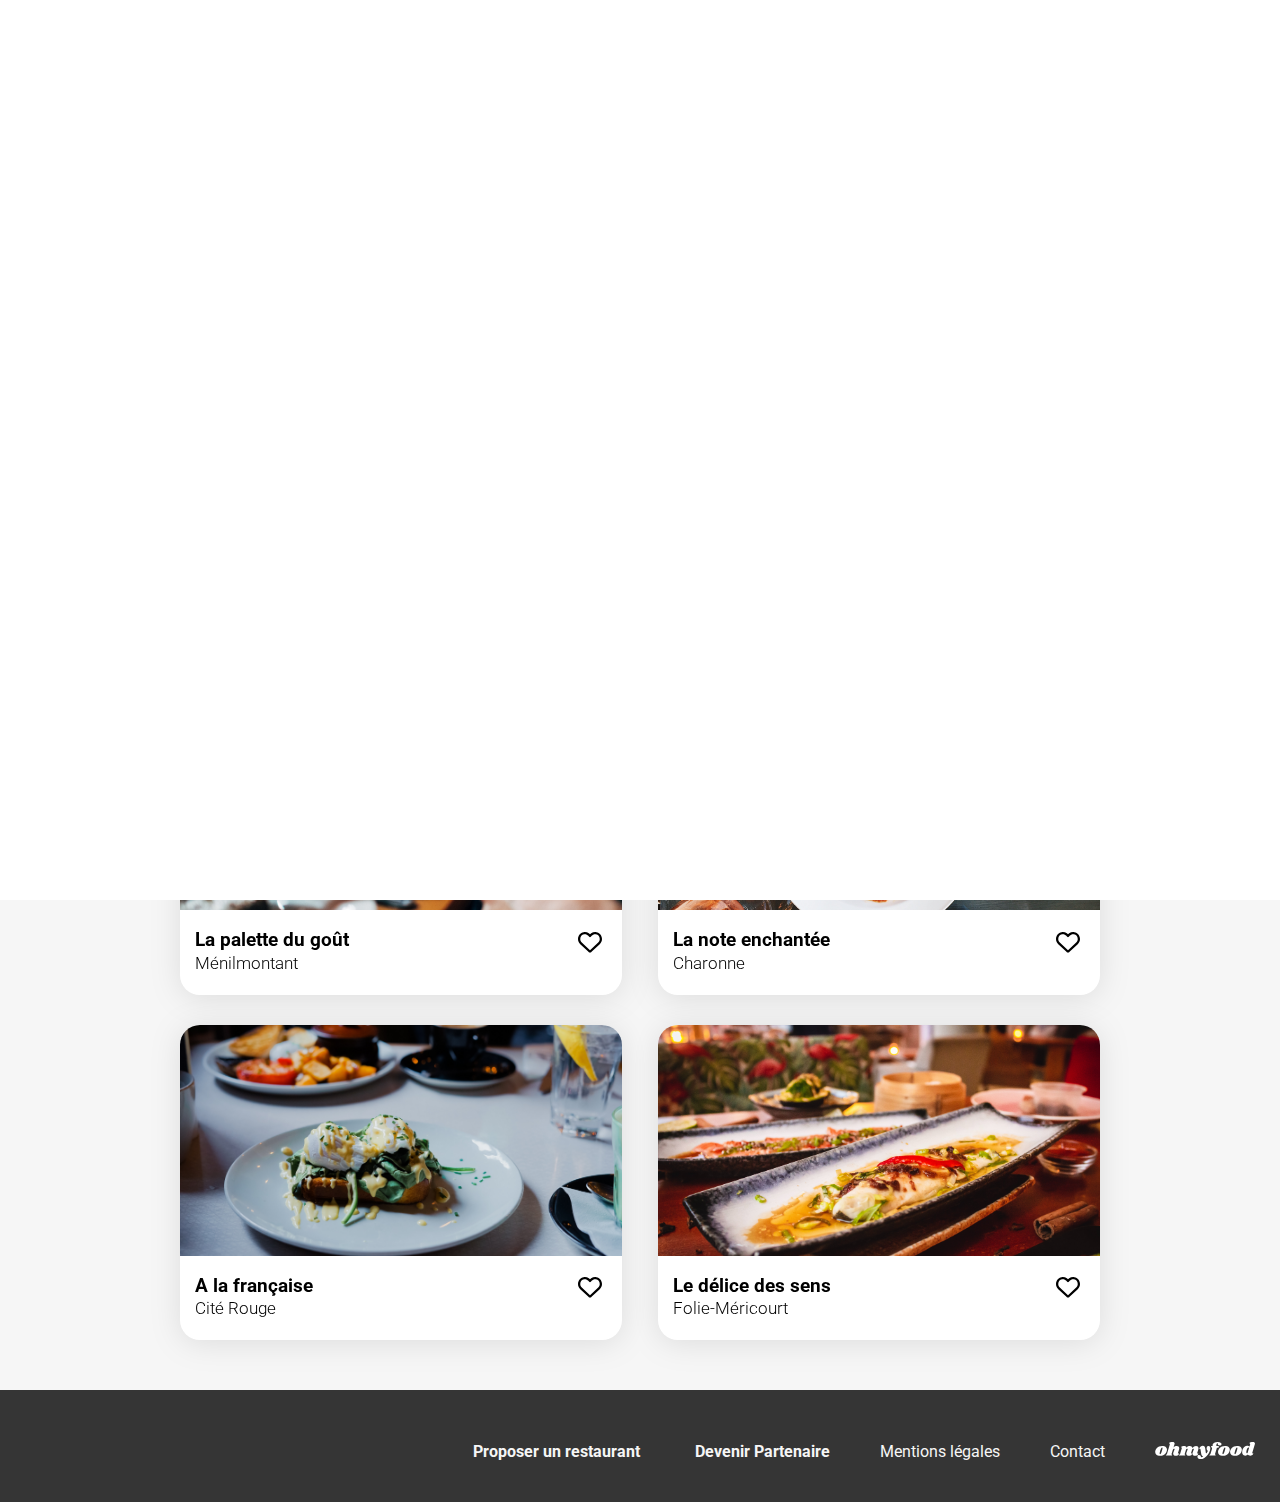
<file: index.html>
<!DOCTYPE html>
<html lang="fr">
<head>
    <meta charset="UTF-8">
    <meta name="viewport" content="width=device-width, initial-scale=1.0">
    <link rel="stylesheet" href="SASS/index.css">
    <link rel="preconnect" href="https://fonts.googleapis.com">
    <link rel="preconnect" href="https://fonts.gstatic.com" crossorigin>
    <link href="https://fonts.googleapis.com/css2?family=Roboto:wght@300;400;500;700&family=Shrikhand&display=swap" rel="stylesheet">
    <link rel="stylesheet" href="https://cdnjs.cloudflare.com/ajax/libs/font-awesome/6.2.1/css/all.min.css"
    integrity="sha512-MV7K8+y+gLIBoVD59lQIYicR65iaqukzvf/nwasF0nqhPay5w/9lJmVM2hMDcnK1OnMGCdVK+iQrJ7lzPJQd1w=="
    crossorigin="anonymous" referrerpolicy="no-referrer">
    <link rel="preconnect" href="https://cdnjs.cloudflare.com/ajax/libs/font-awesome/6.4.2/css/solid.min.css">
    <title>OhMyFood</title>
</head>
<body>
    <div class="loading">
    <i class="fa-solid fa-circle-notch fa-spin fa-7x"></i>
    </div>
    <header class="logo">
        <div>
            <img src="assets/Logo/ohmyfood.png" alt="logo">
        </div>
    </header>
        <div class="filter-bar">
            <i class="fa-solid fa-location-dot"></i>
            <p class="color">Paris, Belleville</p>
        </div>
        <div>
            <p class="color2">Réservez le menu qui vous convient</p>
            <p class="color3">Découvrez des restaurants d'exception, sélectionnés par nos soins.</p>
        </div>
        <div class="panel1">
            <button class="btn1 color4">Explorer nos restaurants</button>
        </div>
    <section>
        <div class="scolor1">
        <div>
            <h4 class="color5">Fonctionnement</h4>
        </div>
        <nav>
            <ul>
                <li class="relative">
                    <div class="container">1</div>
                    <button class="button2">
                        <div>
                        <i class="fa-solid fa-mobile-screen-button pdrfc"></i>
                        </div>
                        Choisissez un restaurant
                    </button>
                </li>
                <li class="relative">
                    <div class="container">2</div>
                    <button class="button2">
                        <i class="fa-solid fa-list pdrfc"></i>
                        Composez votre menu
                    </button>
                </li>
                <li class="relative">
                    <div class="container">3</div>
                    <button class="button2">
                        <i class="fa-solid fa-store pdrfc"></i>
                        Dégustez au restaurant
                    </button>
                </li>
            </ul>
        </nav>
        </div>
    </section>
        <div class="hebergements-and-populaires">
            <section class="mleft">
                <div>
                    <h4 class="color7">Restaurants</h4>
                </div>
                <div class="hebergements-card">
                    <article id="card-1" class="card2">
                        <div class="sticker color8">Nouveau</div>
                        <a href="restaurants/mpdg.html">
                        <img src="assets/ImagesRestaurants/jay-wennington-N_Y88TWmGwA-unsplash.jpg" alt="">
                        </a>
                            <div>
                                <a href="restaurants/mpdg.html">
                                <h3>La palette du goût</h3>
                                <p class="mtop">Ménilmontant</p>
                                </a>
                                <div class="heart-container">
                                    <div class="heart-full">
                                        <svg width="23" height="21" viewBox="0 0 23 21" fill="none" xmlns="http://www.w3.org/2000/svg">
                                            <path d="M20.3647 1.43666C18.01 -0.752399 14.5081 -0.358649 12.3468 2.07416L11.5003 3.02573L10.6538 2.07416C8.49677 -0.358649 4.99052 -0.752399 2.63583 1.43666C-0.0626076 3.94916 -0.204405 8.45854 2.21044 11.182L10.5249 20.5476C11.062 21.1523 11.9343 21.1523 12.4714 20.5476L20.7858 11.182C23.205 8.45854 23.0632 3.94916 20.3647 1.43666Z" fill="url(#paint0_linear_25368_712)"/>
                                                <defs>
                                                    <linearGradient id="paint0_linear_25368_712" x1="11.5" y1="-5.45937" x2="3.93419" y2="27.993" gradientUnits="userSpaceOnUse">
                                                    <stop stop-color="#9356DC"/>
                                                    <stop offset="1" stop-color="#FF79DA"/>
                                                    </linearGradient>
                                                </defs>
                                        </svg>
                                    </div>
                                <div class="heart-empty">
                                    <svg xmlns="http://www.w3.org/2000/svg" height="1.5em" viewBox="0 0 512 512"><!--! Font Awesome Free 6.4.2 by @fontawesome - https://fontawesome.com License - https://fontawesome.com/license (Commercial License) Copyright 2023 Fonticons, Inc. --><path d="M225.8 468.2l-2.5-2.3L48.1 303.2C17.4 274.7 0 234.7 0 192.8v-3.3c0-70.4 50-130.8 119.2-144C158.6 37.9 198.9 47 231 69.6c9 6.4 17.4 13.8 25 22.3c4.2-4.8 8.7-9.2 13.5-13.3c3.7-3.2 7.5-6.2 11.5-9c0 0 0 0 0 0C313.1 47 353.4 37.9 392.8 45.4C462 58.6 512 119.1 512 189.5v3.3c0 41.9-17.4 81.9-48.1 110.4L288.7 465.9l-2.5 2.3c-8.2 7.6-19 11.9-30.2 11.9s-22-4.2-30.2-11.9zM239.1 145c-.4-.3-.7-.7-1-1.1l-17.8-20c0 0-.1-.1-.1-.1c0 0 0 0 0 0c-23.1-25.9-58-37.7-92-31.2C81.6 101.5 48 142.1 48 189.5v3.3c0 28.5 11.9 55.8 32.8 75.2L256 430.7 431.2 268c20.9-19.4 32.8-46.7 32.8-75.2v-3.3c0-47.3-33.6-88-80.1-96.9c-34-6.5-69 5.4-92 31.2c0 0 0 0-.1 .1s0 0-.1 .1l-17.8 20c-.3 .4-.7 .7-1 1.1c-4.5 4.5-10.6 7-16.9 7s-12.4-2.5-16.9-7z"/></svg>
                                </div>
                                </div>
                            </div>
                    </article>
                    <article id="card-2" class="card2">
                        <div class="sticker color8">Nouveau</div>
                        <a href="restaurants/mlne.html">
                        <img src="assets/ImagesRestaurants/stil-u2Lp8tXIcjw-unsplash.jpg" alt="">
                        </a>
                        <div>
                            <div>
                                <a href="restaurants/mlne.html">
                                <h3>La note enchantée</h3>
                                <p class="mtop">Charonne</p>
                                </a>
                                <div class="heart-container">
                                    <div class="heart-full">
                                        <svg width="23" height="21" viewBox="0 0 23 21" fill="none" xmlns="http://www.w3.org/2000/svg">
                                            <path d="M20.3647 1.43666C18.01 -0.752399 14.5081 -0.358649 12.3468 2.07416L11.5003 3.02573L10.6538 2.07416C8.49677 -0.358649 4.99052 -0.752399 2.63583 1.43666C-0.0626076 3.94916 -0.204405 8.45854 2.21044 11.182L10.5249 20.5476C11.062 21.1523 11.9343 21.1523 12.4714 20.5476L20.7858 11.182C23.205 8.45854 23.0632 3.94916 20.3647 1.43666Z" fill="url(#paint0_linear_25368_712)"/>
                                                <defs>
                                                    <linearGradient id="paint0_linear_25368_712" x1="11.5" y1="-5.45937" x2="3.93419" y2="27.993" gradientUnits="userSpaceOnUse">
                                                    <stop stop-color="#9356DC"/>
                                                    <stop offset="1" stop-color="#FF79DA"/>
                                                    </linearGradient>
                                                </defs>
                                        </svg>
                                    </div>
                                <div class="heart-empty">
                                    <svg xmlns="http://www.w3.org/2000/svg" height="1.5em" viewBox="0 0 512 512"><!--! Font Awesome Free 6.4.2 by @fontawesome - https://fontawesome.com License - https://fontawesome.com/license (Commercial License) Copyright 2023 Fonticons, Inc. --><path d="M225.8 468.2l-2.5-2.3L48.1 303.2C17.4 274.7 0 234.7 0 192.8v-3.3c0-70.4 50-130.8 119.2-144C158.6 37.9 198.9 47 231 69.6c9 6.4 17.4 13.8 25 22.3c4.2-4.8 8.7-9.2 13.5-13.3c3.7-3.2 7.5-6.2 11.5-9c0 0 0 0 0 0C313.1 47 353.4 37.9 392.8 45.4C462 58.6 512 119.1 512 189.5v3.3c0 41.9-17.4 81.9-48.1 110.4L288.7 465.9l-2.5 2.3c-8.2 7.6-19 11.9-30.2 11.9s-22-4.2-30.2-11.9zM239.1 145c-.4-.3-.7-.7-1-1.1l-17.8-20c0 0-.1-.1-.1-.1c0 0 0 0 0 0c-23.1-25.9-58-37.7-92-31.2C81.6 101.5 48 142.1 48 189.5v3.3c0 28.5 11.9 55.8 32.8 75.2L256 430.7 431.2 268c20.9-19.4 32.8-46.7 32.8-75.2v-3.3c0-47.3-33.6-88-80.1-96.9c-34-6.5-69 5.4-92 31.2c0 0 0 0-.1 .1s0 0-.1 .1l-17.8 20c-.3 .4-.7 .7-1 1.1c-4.5 4.5-10.6 7-16.9 7s-12.4-2.5-16.9-7z"/></svg>
                                </div>
                                </div>
                            </div>
                        </div>
                    </article>
                    <article id="card-3" class="card2">
                        <a href="restaurants/malf.html">
                        <img src="assets/ImagesRestaurants/toa-heftiba-DQKerTsQwi0-unsplash.jpg" alt="">
                        </a>
                        <div>
                            <div>
                                <a href="restaurants/malf.html">
                                <h3>A la française</h3>
                                <p class="mtop">Cité Rouge</p>
                                </a>
                                <div class="heart-container">
                                    <div class="heart-full">
                                        <svg width="23" height="21" viewBox="0 0 23 21" fill="none" xmlns="http://www.w3.org/2000/svg">
                                            <path d="M20.3647 1.43666C18.01 -0.752399 14.5081 -0.358649 12.3468 2.07416L11.5003 3.02573L10.6538 2.07416C8.49677 -0.358649 4.99052 -0.752399 2.63583 1.43666C-0.0626076 3.94916 -0.204405 8.45854 2.21044 11.182L10.5249 20.5476C11.062 21.1523 11.9343 21.1523 12.4714 20.5476L20.7858 11.182C23.205 8.45854 23.0632 3.94916 20.3647 1.43666Z" fill="url(#paint0_linear_25368_712)"/>
                                                <defs>
                                                    <linearGradient id="paint0_linear_25368_712" x1="11.5" y1="-5.45937" x2="3.93419" y2="27.993" gradientUnits="userSpaceOnUse">
                                                    <stop stop-color="#9356DC"/>
                                                    <stop offset="1" stop-color="#FF79DA"/>
                                                    </linearGradient>
                                                </defs>
                                        </svg>
                                    </div>
                                <div class="heart-empty">
                                    <svg xmlns="http://www.w3.org/2000/svg" height="1.5em" viewBox="0 0 512 512"><!--! Font Awesome Free 6.4.2 by @fontawesome - https://fontawesome.com License - https://fontawesome.com/license (Commercial License) Copyright 2023 Fonticons, Inc. --><path d="M225.8 468.2l-2.5-2.3L48.1 303.2C17.4 274.7 0 234.7 0 192.8v-3.3c0-70.4 50-130.8 119.2-144C158.6 37.9 198.9 47 231 69.6c9 6.4 17.4 13.8 25 22.3c4.2-4.8 8.7-9.2 13.5-13.3c3.7-3.2 7.5-6.2 11.5-9c0 0 0 0 0 0C313.1 47 353.4 37.9 392.8 45.4C462 58.6 512 119.1 512 189.5v3.3c0 41.9-17.4 81.9-48.1 110.4L288.7 465.9l-2.5 2.3c-8.2 7.6-19 11.9-30.2 11.9s-22-4.2-30.2-11.9zM239.1 145c-.4-.3-.7-.7-1-1.1l-17.8-20c0 0-.1-.1-.1-.1c0 0 0 0 0 0c-23.1-25.9-58-37.7-92-31.2C81.6 101.5 48 142.1 48 189.5v3.3c0 28.5 11.9 55.8 32.8 75.2L256 430.7 431.2 268c20.9-19.4 32.8-46.7 32.8-75.2v-3.3c0-47.3-33.6-88-80.1-96.9c-34-6.5-69 5.4-92 31.2c0 0 0 0-.1 .1s0 0-.1 .1l-17.8 20c-.3 .4-.7 .7-1 1.1c-4.5 4.5-10.6 7-16.9 7s-12.4-2.5-16.9-7z"/></svg>
                                </div>
                                </div>
                            </div>
                    </article>
                    <article id="card-4" class="card2">
                        <a href="restaurants/mldds.html">
                        <img src="assets/ImagesRestaurants/louis-hansel-shotsoflouis-qNBGVyOCY8Q-unsplash.jpg" alt="">
                        </a>
                        <div>
                            <div class="card-txt">
                                <a href="restaurants/mldds.html">
                                <h3>Le délice des sens</h3>
                                <p class="mtop">Folie-Méricourt</p>
                                </a>
                                <div class="heart-container">
                                    <div class="heart-full">
                                        <svg width="23" height="21" viewBox="0 0 23 21" fill="none" xmlns="http://www.w3.org/2000/svg">
                                            <path d="M20.3647 1.43666C18.01 -0.752399 14.5081 -0.358649 12.3468 2.07416L11.5003 3.02573L10.6538 2.07416C8.49677 -0.358649 4.99052 -0.752399 2.63583 1.43666C-0.0626076 3.94916 -0.204405 8.45854 2.21044 11.182L10.5249 20.5476C11.062 21.1523 11.9343 21.1523 12.4714 20.5476L20.7858 11.182C23.205 8.45854 23.0632 3.94916 20.3647 1.43666Z" fill="url(#paint0_linear_25368_712)"/>
                                                <defs>
                                                    <linearGradient id="paint0_linear_25368_712" x1="11.5" y1="-5.45937" x2="3.93419" y2="27.993" gradientUnits="userSpaceOnUse">
                                                    <stop stop-color="#9356DC"/>
                                                    <stop offset="1" stop-color="#FF79DA"/>
                                                    </linearGradient>
                                                </defs>
                                        </svg>
                                    </div>
                                <div class="heart-empty">
                                    <svg xmlns="http://www.w3.org/2000/svg" height="1.5em" viewBox="0 0 512 512"><!--! Font Awesome Free 6.4.2 by @fontawesome - https://fontawesome.com License - https://fontawesome.com/license (Commercial License) Copyright 2023 Fonticons, Inc. --><path d="M225.8 468.2l-2.5-2.3L48.1 303.2C17.4 274.7 0 234.7 0 192.8v-3.3c0-70.4 50-130.8 119.2-144C158.6 37.9 198.9 47 231 69.6c9 6.4 17.4 13.8 25 22.3c4.2-4.8 8.7-9.2 13.5-13.3c3.7-3.2 7.5-6.2 11.5-9c0 0 0 0 0 0C313.1 47 353.4 37.9 392.8 45.4C462 58.6 512 119.1 512 189.5v3.3c0 41.9-17.4 81.9-48.1 110.4L288.7 465.9l-2.5 2.3c-8.2 7.6-19 11.9-30.2 11.9s-22-4.2-30.2-11.9zM239.1 145c-.4-.3-.7-.7-1-1.1l-17.8-20c0 0-.1-.1-.1-.1c0 0 0 0 0 0c-23.1-25.9-58-37.7-92-31.2C81.6 101.5 48 142.1 48 189.5v3.3c0 28.5 11.9 55.8 32.8 75.2L256 430.7 431.2 268c20.9-19.4 32.8-46.7 32.8-75.2v-3.3c0-47.3-33.6-88-80.1-96.9c-34-6.5-69 5.4-92 31.2c0 0 0 0-.1 .1s0 0-.1 .1l-17.8 20c-.3 .4-.7 .7-1 1.1c-4.5 4.5-10.6 7-16.9 7s-12.4-2.5-16.9-7z"/></svg>
                                </div>
                                </div>
                            </div>
                    </article>
                </div>
            </section>
        </div>
        <footer>
            <nav>
                <ul>
                    <li class="ohmyfood">
                        <svg width="100" height="27" viewBox="0 0 196 34" fill="white" xmlns="http://www.w3.org/2000/svg">
                            <path d="M13.932 7.956C17.196 7.956 19.596 8.61599 21.132 9.936C22.692 11.256 23.472 12.984 23.472 15.12C23.472 15.84 23.376 16.644 23.184 17.532C22.728 19.5 21.876 21.228 20.628 22.716C19.38 24.18 17.844 25.32 16.02 26.136C14.22 26.928 12.264 27.324 10.152 27.324C6.81599 27.324 4.34399 26.664 2.73599 25.344C1.15199 24 0.359985 22.224 0.359985 20.016C0.359985 19.272 0.455985 18.444 0.647985 17.532C1.10399 15.66 1.96799 14.004 3.23999 12.564C4.53599 11.1 6.10799 9.972 7.95599 9.18C9.82799 8.364 11.82 7.956 13.932 7.956ZM13.824 11.16C13.32 11.16 12.78 11.616 12.204 12.528C11.652 13.416 10.992 15.108 10.224 17.604C9.45599 20.1 9.07199 21.852 9.07199 22.86C9.07199 23.388 9.15599 23.748 9.32399 23.94C9.49199 24.108 9.71999 24.192 10.008 24.192C10.512 24.24 11.028 23.808 11.556 22.896C12.108 21.984 12.792 20.208 13.608 17.568C14.352 15.24 14.724 13.548 14.724 12.492C14.724 11.988 14.64 11.64 14.472 11.448C14.328 11.256 14.112 11.16 13.824 11.16Z" fill="#white"/>
                            <path d="M44.9899 22.032C44.9419 22.128 44.9179 22.272 44.9179 22.464C44.9179 22.632 44.9539 22.764 45.0259 22.86C45.1219 22.956 45.2419 23.004 45.3859 23.004C45.6739 23.004 45.9139 22.884 46.1059 22.644C46.3219 22.38 46.4659 22.248 46.5379 22.248C46.6579 22.248 46.7539 22.332 46.8259 22.5C46.8979 22.644 46.9339 22.824 46.9339 23.04C46.9579 23.736 46.7299 24.42 46.2499 25.092C45.7699 25.74 45.0619 26.28 44.1259 26.712C43.2139 27.12 42.1099 27.324 40.8139 27.324C39.2299 27.324 37.9699 26.964 37.0339 26.244C36.0979 25.5 35.6179 24.516 35.5939 23.292C35.5939 22.404 35.8099 21.408 36.2419 20.304L38.2219 15.12C38.3419 14.808 38.4019 14.556 38.4019 14.364C38.4019 14.052 38.2939 13.812 38.0779 13.644C37.8859 13.452 37.6459 13.356 37.3579 13.356C36.9019 13.356 36.4339 13.572 35.9539 14.004C35.4979 14.412 35.1259 15.084 34.8379 16.02V15.948L32.5699 23.256C32.4979 23.544 32.4619 23.796 32.4619 24.012C32.4619 24.324 32.5219 24.576 32.6419 24.768C32.7619 24.936 32.9299 25.104 33.1459 25.272C33.3139 25.44 33.4339 25.584 33.5059 25.704C33.5779 25.8 33.5899 25.932 33.5419 26.1C33.4219 26.412 33.1819 26.64 32.8219 26.784C32.4619 26.928 31.9099 27 31.1659 27H22.9579C22.3339 27 21.8779 26.904 21.5899 26.712C21.3019 26.496 21.2059 26.22 21.3019 25.884C21.3979 25.596 21.6499 25.344 22.0579 25.128C22.4179 24.936 22.7179 24.708 22.9579 24.444C23.1979 24.18 23.4019 23.76 23.5699 23.184L29.0419 5.22C29.1139 5.004 29.1499 4.824 29.1499 4.68C29.1499 4.416 29.0779 4.2 28.9339 4.032C28.8139 3.864 28.6459 3.696 28.4299 3.528C28.1899 3.336 28.0099 3.168 27.8899 3.024C27.7939 2.88 27.7819 2.688 27.8539 2.448C27.9979 1.896 28.7539 1.416 30.1219 1.00799C31.4899 0.599996 32.9179 0.395996 34.4059 0.395996C35.7979 0.395996 36.8179 0.659996 37.4659 1.188C38.1379 1.716 38.4739 2.436 38.4739 3.348C38.4739 3.876 38.3899 4.392 38.2219 4.896L36.2779 11.232C37.2139 10.008 38.1979 9.156 39.2299 8.676C40.2859 8.196 41.4259 7.956 42.6499 7.956C44.1139 7.956 45.2899 8.4 46.1779 9.288C47.0899 10.176 47.5459 11.328 47.5459 12.744C47.5459 13.488 47.4259 14.22 47.1859 14.94L44.9899 22.032Z" fill="white"/>
                            <path d="M82.7165 22.032C82.6685 22.128 82.6445 22.272 82.6445 22.464C82.6445 22.632 82.6805 22.764 82.7525 22.86C82.8485 22.956 82.9685 23.004 83.1125 23.004C83.4005 23.004 83.6405 22.884 83.8325 22.644C84.0485 22.38 84.1925 22.248 84.2645 22.248C84.3845 22.248 84.4805 22.332 84.5525 22.5C84.6245 22.644 84.6605 22.824 84.6605 23.04C84.6845 23.736 84.4565 24.42 83.9765 25.092C83.4965 25.74 82.7885 26.28 81.8525 26.712C80.9405 27.12 79.8365 27.324 78.5405 27.324C76.9565 27.324 75.6965 26.964 74.7605 26.244C73.8245 25.5 73.3445 24.516 73.3205 23.292C73.3205 22.404 73.5365 21.408 73.9685 20.304L75.9485 15.12C76.0685 14.808 76.1285 14.556 76.1285 14.364C76.1285 14.052 76.0205 13.812 75.8045 13.644C75.6125 13.452 75.3725 13.356 75.0845 13.356C74.6765 13.356 74.2565 13.536 73.8245 13.896C73.3925 14.256 73.0085 14.82 72.6725 15.588L70.6925 22.032C70.6445 22.128 70.6205 22.272 70.6205 22.464C70.6205 22.632 70.6565 22.764 70.7285 22.86C70.8245 22.956 70.9445 23.004 71.0885 23.004C71.3765 23.004 71.6165 22.884 71.8085 22.644C72.0245 22.38 72.1685 22.248 72.2405 22.248C72.3605 22.248 72.4565 22.332 72.5285 22.5C72.6005 22.644 72.6365 22.824 72.6365 23.04C72.6605 23.736 72.4325 24.42 71.9525 25.092C71.4725 25.74 70.7645 26.28 69.8285 26.712C68.9165 27.12 67.8125 27.324 66.5165 27.324C64.9325 27.324 63.6725 26.964 62.7365 26.244C61.8005 25.5 61.3205 24.516 61.2965 23.292C61.2965 22.404 61.5125 21.408 61.9445 20.304L63.9245 15.12C64.0445 14.808 64.1045 14.556 64.1045 14.364C64.1045 14.052 63.9965 13.812 63.7805 13.644C63.5885 13.452 63.3485 13.356 63.0605 13.356C62.6525 13.356 62.2325 13.536 61.8005 13.896C61.3685 14.232 61.0085 14.784 60.7205 15.552L58.3445 23.256C58.2485 23.52 58.2005 23.772 58.2005 24.012C58.2005 24.3 58.2605 24.54 58.3805 24.732C58.5005 24.9 58.6685 25.08 58.8845 25.272C59.0525 25.416 59.1725 25.548 59.2445 25.668C59.3165 25.788 59.3285 25.932 59.2805 26.1C59.1845 26.412 58.9565 26.64 58.5965 26.784C58.2365 26.928 57.6725 27 56.9045 27H48.6965C48.0725 27 47.6285 26.904 47.3645 26.712C47.0765 26.496 46.9685 26.22 47.0405 25.884C47.1365 25.596 47.3885 25.344 47.7965 25.128C48.1565 24.936 48.4565 24.708 48.6965 24.444C48.9365 24.18 49.1405 23.76 49.3085 23.184L52.5125 12.78C52.5605 12.66 52.5845 12.492 52.5845 12.276C52.5845 12.012 52.5245 11.808 52.4045 11.664C52.3085 11.52 52.1405 11.34 51.9005 11.124C51.6605 10.932 51.4925 10.764 51.3965 10.62C51.3005 10.476 51.2885 10.284 51.3605 10.044C51.5045 9.492 52.2605 9.012 53.6285 8.604C54.9965 8.172 56.4245 7.956 57.9125 7.956C59.0885 7.956 60.0125 8.28 60.6845 8.928C61.3805 9.576 61.7165 10.464 61.6925 11.592C62.6765 10.224 63.7085 9.276 64.7885 8.748C65.8925 8.22 67.0805 7.956 68.3525 7.956C69.7445 7.956 70.8725 8.364 71.7365 9.18C72.6245 9.972 73.1165 11.016 73.2125 12.312C74.2445 10.68 75.3485 9.552 76.5245 8.928C77.7005 8.28 78.9845 7.956 80.3765 7.956C81.8405 7.956 83.0165 8.4 83.9045 9.288C84.8165 10.176 85.2725 11.328 85.2725 12.744C85.2725 13.488 85.1525 14.22 84.9125 14.94L82.7165 22.032Z" fill="#white"/>
                            <path d="M104.932 7.956C105.988 7.956 106.828 8.388 107.452 9.252C108.1 10.092 108.424 11.244 108.424 12.708C108.424 13.98 108.196 15.348 107.74 16.812C106.852 19.764 105.424 22.548 103.456 25.164C101.512 27.78 99.2675 29.88 96.7235 31.464C94.2035 33.048 91.6836 33.84 89.1636 33.84C87.9156 33.84 86.8355 33.624 85.9235 33.192C85.0355 32.76 84.3635 32.184 83.9075 31.464C83.4275 30.744 83.1875 29.976 83.1875 29.16C83.1875 28.8 83.2475 28.404 83.3675 27.972C83.5835 27.3 83.9435 26.784 84.4475 26.424C84.9515 26.064 85.5516 25.884 86.2476 25.884C87.3516 25.884 88.2515 26.256 88.9475 27C89.6675 27.768 90.1236 28.812 90.3156 30.132C91.8516 30.06 93.2675 29.4 94.5635 28.152C93.3395 27.936 92.4275 27.528 91.8275 26.928C91.2515 26.304 90.8555 25.344 90.6395 24.048L89.1995 15.228C89.1275 14.772 89.0195 14.46 88.8755 14.292C88.7555 14.1 88.5876 14.004 88.3716 14.004C88.2036 14.004 87.9995 14.088 87.7595 14.256C87.5435 14.424 87.3875 14.508 87.2915 14.508C87.0995 14.508 87.0035 14.304 87.0035 13.896C87.0035 13.56 87.0635 13.2 87.1835 12.816C87.6155 11.448 88.4196 10.296 89.5956 9.36C90.7716 8.4 92.1395 7.92 93.6995 7.92C95.2355 7.92 96.3635 8.376 97.0835 9.288C97.8275 10.2 98.3076 11.604 98.5236 13.5L99.6035 21.42C99.6755 22.02 99.8915 22.32 100.252 22.32C100.684 22.32 101.188 21.936 101.764 21.168C102.34 20.376 102.904 19.26 103.456 17.82C102.736 17.172 102.184 16.428 101.8 15.588C101.416 14.748 101.224 13.848 101.224 12.888C101.224 12.144 101.32 11.472 101.512 10.872C101.8 9.912 102.244 9.192 102.844 8.712C103.468 8.208 104.164 7.956 104.932 7.956Z" fill="#white"/>
                            <path d="M122.864 0.395996C125.432 0.395996 127.352 0.791996 128.624 1.584C129.92 2.352 130.568 3.3 130.568 4.428C130.568 5.34 130.184 6.048 129.416 6.552C128.672 7.032 127.688 7.272 126.464 7.272C125.336 7.272 124.46 6.996 123.836 6.444C123.212 5.892 122.9 5.208 122.9 4.392C122.9 3.888 123.056 3.36 123.368 2.808C122.648 2.808 122.048 2.988 121.568 3.348C121.088 3.684 120.716 4.272 120.452 5.112C120.308 5.64 120.236 6.132 120.236 6.588C120.236 7.164 120.332 7.62 120.524 7.956C120.74 8.268 121.04 8.424 121.424 8.424H123.548C124.796 8.424 125.42 8.808 125.42 9.576C125.42 9.672 125.396 9.816 125.348 10.008C125.204 10.536 124.904 10.932 124.448 11.196C124.016 11.46 123.356 11.592 122.468 11.592H121.388L117.824 23.256C117.752 23.544 117.716 23.796 117.716 24.012C117.716 24.324 117.776 24.576 117.896 24.768C118.016 24.936 118.184 25.104 118.4 25.272C118.568 25.44 118.688 25.584 118.76 25.704C118.832 25.8 118.844 25.932 118.796 26.1C118.676 26.412 118.436 26.64 118.076 26.784C117.716 26.928 117.164 27 116.42 27H108.212C107.588 27 107.132 26.904 106.844 26.712C106.556 26.496 106.46 26.22 106.556 25.884C106.652 25.596 106.904 25.344 107.312 25.128C107.672 24.936 107.972 24.708 108.212 24.444C108.452 24.18 108.656 23.76 108.824 23.184L111.632 13.968C111.752 13.608 111.812 13.236 111.812 12.852C111.812 12.372 111.704 12 111.488 11.736C111.296 11.448 110.996 11.136 110.588 10.8C110.324 10.584 110.12 10.404 109.976 10.26C109.856 10.092 109.796 9.9 109.796 9.684C109.772 9.228 109.928 8.904 110.264 8.712C110.624 8.52 111.296 8.424 112.28 8.424H113.18C113.012 7.824 112.928 7.224 112.928 6.624C112.928 6.024 113.036 5.4 113.252 4.752C113.708 3.528 114.68 2.496 116.168 1.65599C117.68 0.815996 119.912 0.395996 122.864 0.395996Z" fill="#white"/>
                            <path d="M137.084 7.956C140.348 7.956 142.748 8.61599 144.284 9.936C145.844 11.256 146.624 12.984 146.624 15.12C146.624 15.84 146.528 16.644 146.336 17.532C145.88 19.5 145.028 21.228 143.78 22.716C142.532 24.18 140.996 25.32 139.172 26.136C137.372 26.928 135.416 27.324 133.304 27.324C129.968 27.324 127.496 26.664 125.888 25.344C124.304 24 123.512 22.224 123.512 20.016C123.512 19.272 123.608 18.444 123.8 17.532C124.256 15.66 125.12 14.004 126.392 12.564C127.688 11.1 129.26 9.972 131.108 9.18C132.98 8.364 134.972 7.956 137.084 7.956ZM136.976 11.16C136.472 11.16 135.932 11.616 135.356 12.528C134.804 13.416 134.144 15.108 133.376 17.604C132.608 20.1 132.224 21.852 132.224 22.86C132.224 23.388 132.308 23.748 132.476 23.94C132.644 24.108 132.872 24.192 133.16 24.192C133.664 24.24 134.18 23.808 134.708 22.896C135.26 21.984 135.944 20.208 136.76 17.568C137.504 15.24 137.876 13.548 137.876 12.492C137.876 11.988 137.792 11.64 137.624 11.448C137.48 11.256 137.264 11.16 136.976 11.16Z" fill="#white"/>
                            <path d="M160.709 7.956C163.973 7.956 166.373 8.61599 167.909 9.936C169.469 11.256 170.249 12.984 170.249 15.12C170.249 15.84 170.153 16.644 169.961 17.532C169.505 19.5 168.653 21.228 167.405 22.716C166.157 24.18 164.621 25.32 162.797 26.136C160.997 26.928 159.041 27.324 156.929 27.324C153.593 27.324 151.121 26.664 149.513 25.344C147.929 24 147.137 22.224 147.137 20.016C147.137 19.272 147.233 18.444 147.425 17.532C147.881 15.66 148.745 14.004 150.017 12.564C151.313 11.1 152.885 9.972 154.733 9.18C156.605 8.364 158.597 7.956 160.709 7.956ZM160.601 11.16C160.097 11.16 159.557 11.616 158.981 12.528C158.429 13.416 157.769 15.108 157.001 17.604C156.233 20.1 155.849 21.852 155.849 22.86C155.849 23.388 155.933 23.748 156.101 23.94C156.269 24.108 156.497 24.192 156.785 24.192C157.289 24.24 157.805 23.808 158.333 22.896C158.885 21.984 159.569 20.208 160.385 17.568C161.129 15.24 161.501 13.548 161.501 12.492C161.501 11.988 161.417 11.64 161.249 11.448C161.105 11.256 160.889 11.16 160.601 11.16Z" fill="#white"/>
                            <path d="M190.526 21.816C190.478 22.008 190.454 22.14 190.454 22.212C190.454 22.38 190.502 22.512 190.598 22.608C190.694 22.704 190.814 22.752 190.958 22.752C191.246 22.752 191.486 22.632 191.678 22.392C191.894 22.128 192.038 21.996 192.11 21.996C192.23 21.996 192.326 22.08 192.398 22.248C192.47 22.416 192.506 22.608 192.506 22.824C192.53 23.472 192.278 24.132 191.75 24.804C191.246 25.476 190.562 26.028 189.698 26.46C188.834 26.892 187.898 27.108 186.89 27.108C185.69 27.108 184.646 26.88 183.758 26.424C182.87 25.968 182.258 25.368 181.922 24.624C181.274 25.464 180.53 26.088 179.69 26.496C178.85 26.904 177.962 27.108 177.026 27.108C175.922 27.108 174.89 26.832 173.93 26.28C172.994 25.728 172.238 24.948 171.662 23.94C171.11 22.908 170.834 21.744 170.834 20.448C170.834 18.264 171.242 16.212 172.058 14.292C172.898 12.348 174.062 10.788 175.55 9.612C177.038 8.412 178.73 7.812 180.626 7.812C181.658 7.812 182.534 7.932 183.254 8.172C183.998 8.412 184.67 8.772 185.27 9.252L186.494 5.22C186.566 5.004 186.602 4.824 186.602 4.68C186.602 4.416 186.53 4.2 186.386 4.032C186.266 3.864 186.098 3.696 185.882 3.528C185.642 3.336 185.462 3.168 185.342 3.024C185.246 2.88 185.234 2.688 185.306 2.448C185.45 1.896 186.206 1.416 187.574 1.00799C188.942 0.599996 190.37 0.395996 191.858 0.395996C193.25 0.395996 194.27 0.659996 194.918 1.188C195.59 1.716 195.926 2.436 195.926 3.348C195.926 3.876 195.842 4.392 195.674 4.896L190.526 21.816ZM184.514 11.7C184.13 11.364 183.71 11.196 183.254 11.196C182.558 11.196 181.874 11.712 181.202 12.744C180.53 13.776 179.99 15.024 179.582 16.488C179.174 17.952 178.982 19.272 179.006 20.448C179.006 21.768 179.438 22.428 180.302 22.428C180.614 22.428 180.878 22.308 181.094 22.068C181.31 21.804 181.514 21.384 181.706 20.808L184.514 11.7Z" fill="#white"/>
                        </svg>
                    </li>
                    <li>
                        <i class="fa-solid fa-utensils fa-xs paddingright"></i><a class="color11" href="#">Proposer un restaurant</a>
                    </li>
                    <li class="lil">
                        <i class="fa-solid fa-handshake-angle paddingright"></i><a class="color11" href="#">Devenir Partenaire</a>
                    </li>
                    <li>
                        <a class="color12" href="#">Mentions légales</a>
                    </li>
                    <li>
                        <a class="color12" href="mailto:quentin@quentin.fr">Contact</a>
                    </li>
                </ul>
            </nav>
        </footer>
</body>
</html>
</file>
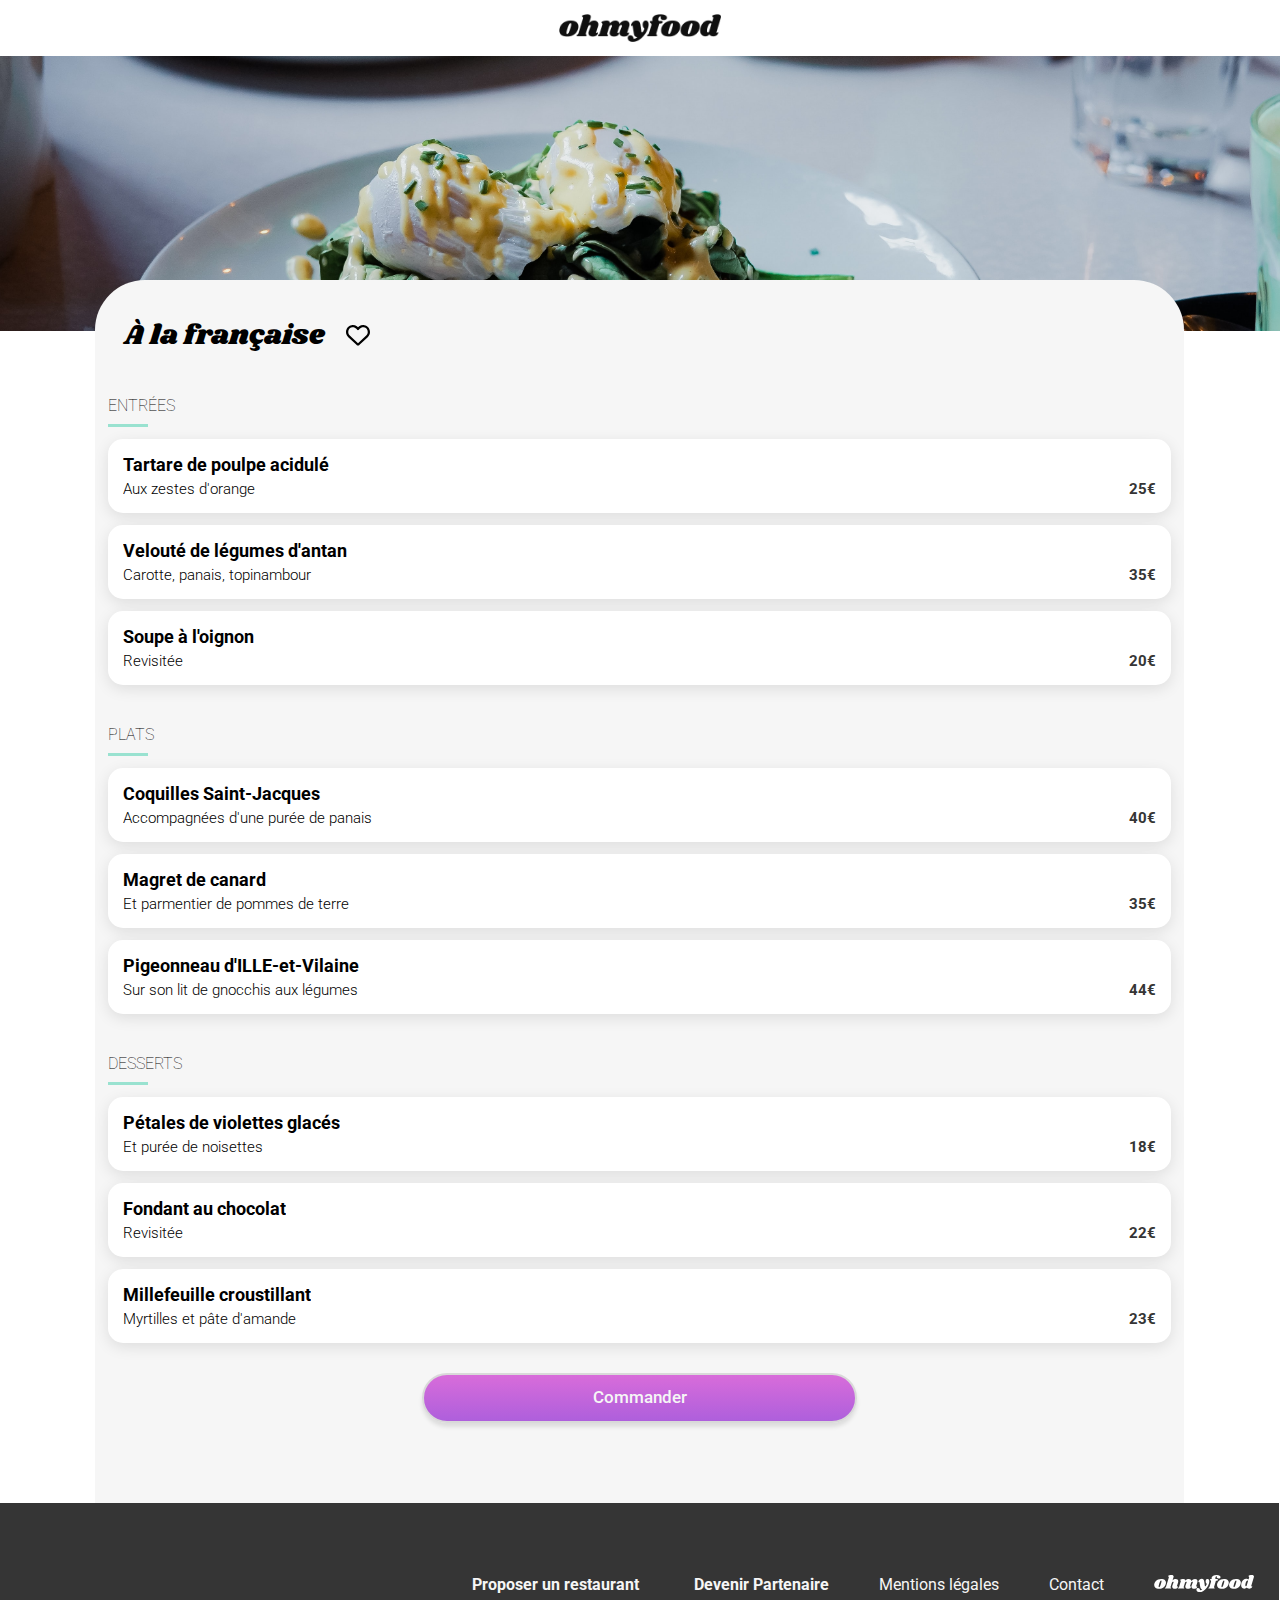
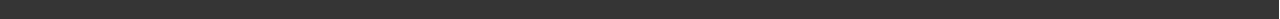
<file: restaurants/malf.html>
<!DOCTYPE html>
<html lang="fr">
<head>
    <meta charset="UTF-8">
    <meta name="viewport" content="width=device-width, initial-scale=1.0">
    <link rel="stylesheet" href="../SASS/stylemenu.css">
    <link rel="preconnect" href="https://fonts.googleapis.com">
    <link rel="preconnect" href="https://fonts.gstatic.com" crossorigin>
    <link href="https://fonts.googleapis.com/css2?family=Roboto:wght@300;400;500;700&family=Shrikhand&display=swap" rel="stylesheet">
    <link rel="stylesheet" href="https://cdnjs.cloudflare.com/ajax/libs/font-awesome/6.2.1/css/all.min.css"
    integrity="sha512-MV7K8+y+gLIBoVD59lQIYicR65iaqukzvf/nwasF0nqhPay5w/9lJmVM2hMDcnK1OnMGCdVK+iQrJ7lzPJQd1w=="
    crossorigin="anonymous" referrerpolicy="no-referrer">
    <link rel="preconnect" href="https://cdnjs.cloudflare.com/ajax/libs/font-awesome/6.4.2/css/solid.min.css">
    <title>Menu - À la française</title>
</head>
<body>
    <header>
        <div class="logo">
            <img src="../assets/Logo/ohmyfood.png" alt="logo">
        </div>
        <div class="arrowright">
            <a class="arrowright" href="../index.html"><i class="fa-solid fa-arrow-left fa-xl" style="color: #1e2d51;"></i></a>
        </div>
    </header>
        <div class="restaurant">
            <img src="../assets/ImagesRestaurants/toa-heftiba-DQKerTsQwi0-unsplash.jpg" alt="Image du Menu">
        </div>
    <section class="card2">
        <div class="titre">
        <h1>À la française</h1>
        <div class="heart-container">
            <div class="heart-full">
                <svg width="23" height="21" viewBox="0 0 23 21" fill="none" xmlns="http://www.w3.org/2000/svg">
                    <path d="M20.3647 1.43666C18.01 -0.752399 14.5081 -0.358649 12.3468 2.07416L11.5003 3.02573L10.6538 2.07416C8.49677 -0.358649 4.99052 -0.752399 2.63583 1.43666C-0.0626076 3.94916 -0.204405 8.45854 2.21044 11.182L10.5249 20.5476C11.062 21.1523 11.9343 21.1523 12.4714 20.5476L20.7858 11.182C23.205 8.45854 23.0632 3.94916 20.3647 1.43666Z" fill="url(#paint0_linear_25368_712)"/>
                        <defs>
                            <linearGradient id="paint0_linear_25368_712" x1="11.5" y1="-5.45937" x2="3.93419" y2="27.993" gradientUnits="userSpaceOnUse">
                            <stop stop-color="#9356DC"/>
                            <stop offset="1" stop-color="#FF79DA"/>
                            </linearGradient>
                        </defs>
                </svg>
            </div>
            <div class="heart-empty">
            <svg xmlns="http://www.w3.org/2000/svg" height="1.5em" viewBox="0 0 512 512"><!--! Font Awesome Free 6.4.2 by @fontawesome - https://fontawesome.com License - https://fontawesome.com/license (Commercial License) Copyright 2023 Fonticons, Inc. --><path d="M225.8 468.2l-2.5-2.3L48.1 303.2C17.4 274.7 0 234.7 0 192.8v-3.3c0-70.4 50-130.8 119.2-144C158.6 37.9 198.9 47 231 69.6c9 6.4 17.4 13.8 25 22.3c4.2-4.8 8.7-9.2 13.5-13.3c3.7-3.2 7.5-6.2 11.5-9c0 0 0 0 0 0C313.1 47 353.4 37.9 392.8 45.4C462 58.6 512 119.1 512 189.5v3.3c0 41.9-17.4 81.9-48.1 110.4L288.7 465.9l-2.5 2.3c-8.2 7.6-19 11.9-30.2 11.9s-22-4.2-30.2-11.9zM239.1 145c-.4-.3-.7-.7-1-1.1l-17.8-20c0 0-.1-.1-.1-.1c0 0 0 0 0 0c-23.1-25.9-58-37.7-92-31.2C81.6 101.5 48 142.1 48 189.5v3.3c0 28.5 11.9 55.8 32.8 75.2L256 430.7 431.2 268c20.9-19.4 32.8-46.7 32.8-75.2v-3.3c0-47.3-33.6-88-80.1-96.9c-34-6.5-69 5.4-92 31.2c0 0 0 0-.1 .1s0 0-.1 .1l-17.8 20c-.3 .4-.7 .7-1 1.1c-4.5 4.5-10.6 7-16.9 7s-12.4-2.5-16.9-7z"/></svg>
            </div>
        </div>
        </div>
        <div class="menu-enter startup">
            <h2>ENTRÉES</h2>
                <ul class="listing-card">
                    <li class="card">
                        <div class="text">
                            <h3>Tartare de poulpe acidulé</h3>
                            <p class="annotation">Aux zestes d'orange</p>
                        </div>
                        <div class="price-position">
                        <p class="price">25€</p>
                        <div class="valid">
                        <i class="fa-solid fa-circle-check"></i>
                        </div>
                        </div>
                    </li>        
                </ul>
                <ul class="listing-card">
                    <li class="card">
                        <div class="text">
                            <h3>Velouté de légumes d'antan</h3>
                            <p class="annotation">Carotte, panais, topinambour</p>
                        </div>
                        <div class="price-position">
                        <p class="price">35€</p>
                        <div class="valid">
                        <i class="fa-solid fa-circle-check"></i>
                        </div>
                        </div>
                    </li>        
                </ul>
                <ul class="listing-card">
                    <li class="card">
                        <div class="text">
                            <h3>Soupe à l'oignon</h3>
                            <p class="annotation">Revisitée</p>
                        </div>
                        <div class="price-position">
                        <p class="price">20€</p>
                        <div class="valid">
                        <i class="fa-solid fa-circle-check"></i>
                        </div>
                        </div>
                    </li>        
                </ul>
        </div>
        <div class="menu-enter middle">
                <h2>PLATS</h2>
                <ul class="listing-card">
                    <li class="card">
                        <div class="text">
                            <h3>Coquilles Saint-Jacques</h3>
                            <p class="annotation">Accompagnées d'une purée de panais</p>
                        </div>
                        <div class="price-position">
                        <p class="price">40€</p>
                        <div class="valid">
                        <i class="fa-solid fa-circle-check"></i>
                        </div>
                        </div>
                    </li>        
                </ul>
                <ul class="listing-card">
                    <li class="card">
                        <div class="text">
                            <h3>Magret de canard</h3>
                            <p class="annotation">Et parmentier de pommes de terre</p>
                        </div>
                        <div class="price-position">
                        <p class="price">35€</p>
                        <div class="valid">
                        <i class="fa-solid fa-circle-check"></i>
                        </div>
                        </div>
                    </li>        
                </ul>
                <ul class="listing-card">
                    <li class="card">
                        <div class="text">
                            <h3>Pigeonneau d'ILLE-et-Vilaine</h3>
                            <p class="annotation">Sur son lit de gnocchis aux légumes</p>
                        </div>
                        <div class="price-position">
                        <p class="price">44€</p>
                        <div class="valid">
                        <i class="fa-solid fa-circle-check"></i>
                        </div>
                        </div>
                    </li>        
                </ul>
        </div>
        <div class="menu-enter last">
                <h2>DESSERTS</h2>
                <ul class="listing-card">
                    <li class="card">
                        <div class="text">
                            <h3>Pétales de violettes glacés</h3>
                            <p class="annotation">Et purée de noisettes</p>
                        </div>
                        <div class="price-position">
                        <p class="price">18€</p>
                        <div class="valid">
                        <i class="fa-solid fa-circle-check"></i>
                        </div>
                        </div>
                    </li>        
                </ul>
                <ul class="listing-card">
                    <li class="card">
                        <div class="text">
                            <h3>Fondant au chocolat</h3>
                            <p class="annotation">Revisitée</p>
                        </div>
                        <div class="price-position">
                        <p class="price">22€</p>
                        <div class="valid">
                        <i class="fa-solid fa-circle-check"></i>
                        </div>
                        </div>
                    </li>        
                </ul>
                <ul class="listing-card">
                    <li class="card">
                        <div class="text">
                            <h3>Millefeuille croustillant</h3>
                            <p class="annotation">Myrtilles et pâte d'amande</p>
                        </div>
                        <div class="price-position">
                        <p class="price">23€</p>
                        <div class="valid">
                        <i class="fa-solid fa-circle-check"></i>
                        </div>
                        </div>
                    </li>        
                </ul>
        </div>
            <div class="panel1">
                <button class="btn1 color4">Commander</button>
            </div>
        </div>
    </section>
    <footer>
        <div>
        <nav>
            <ul>
                <li class="ohmyfood">
                    <svg width="100" height="27" viewBox="0 0 196 34" fill="white" xmlns="http://www.w3.org/2000/svg">
                        <path d="M13.932 7.956C17.196 7.956 19.596 8.61599 21.132 9.936C22.692 11.256 23.472 12.984 23.472 15.12C23.472 15.84 23.376 16.644 23.184 17.532C22.728 19.5 21.876 21.228 20.628 22.716C19.38 24.18 17.844 25.32 16.02 26.136C14.22 26.928 12.264 27.324 10.152 27.324C6.81599 27.324 4.34399 26.664 2.73599 25.344C1.15199 24 0.359985 22.224 0.359985 20.016C0.359985 19.272 0.455985 18.444 0.647985 17.532C1.10399 15.66 1.96799 14.004 3.23999 12.564C4.53599 11.1 6.10799 9.972 7.95599 9.18C9.82799 8.364 11.82 7.956 13.932 7.956ZM13.824 11.16C13.32 11.16 12.78 11.616 12.204 12.528C11.652 13.416 10.992 15.108 10.224 17.604C9.45599 20.1 9.07199 21.852 9.07199 22.86C9.07199 23.388 9.15599 23.748 9.32399 23.94C9.49199 24.108 9.71999 24.192 10.008 24.192C10.512 24.24 11.028 23.808 11.556 22.896C12.108 21.984 12.792 20.208 13.608 17.568C14.352 15.24 14.724 13.548 14.724 12.492C14.724 11.988 14.64 11.64 14.472 11.448C14.328 11.256 14.112 11.16 13.824 11.16Z" fill="#white"/>
                        <path d="M44.9899 22.032C44.9419 22.128 44.9179 22.272 44.9179 22.464C44.9179 22.632 44.9539 22.764 45.0259 22.86C45.1219 22.956 45.2419 23.004 45.3859 23.004C45.6739 23.004 45.9139 22.884 46.1059 22.644C46.3219 22.38 46.4659 22.248 46.5379 22.248C46.6579 22.248 46.7539 22.332 46.8259 22.5C46.8979 22.644 46.9339 22.824 46.9339 23.04C46.9579 23.736 46.7299 24.42 46.2499 25.092C45.7699 25.74 45.0619 26.28 44.1259 26.712C43.2139 27.12 42.1099 27.324 40.8139 27.324C39.2299 27.324 37.9699 26.964 37.0339 26.244C36.0979 25.5 35.6179 24.516 35.5939 23.292C35.5939 22.404 35.8099 21.408 36.2419 20.304L38.2219 15.12C38.3419 14.808 38.4019 14.556 38.4019 14.364C38.4019 14.052 38.2939 13.812 38.0779 13.644C37.8859 13.452 37.6459 13.356 37.3579 13.356C36.9019 13.356 36.4339 13.572 35.9539 14.004C35.4979 14.412 35.1259 15.084 34.8379 16.02V15.948L32.5699 23.256C32.4979 23.544 32.4619 23.796 32.4619 24.012C32.4619 24.324 32.5219 24.576 32.6419 24.768C32.7619 24.936 32.9299 25.104 33.1459 25.272C33.3139 25.44 33.4339 25.584 33.5059 25.704C33.5779 25.8 33.5899 25.932 33.5419 26.1C33.4219 26.412 33.1819 26.64 32.8219 26.784C32.4619 26.928 31.9099 27 31.1659 27H22.9579C22.3339 27 21.8779 26.904 21.5899 26.712C21.3019 26.496 21.2059 26.22 21.3019 25.884C21.3979 25.596 21.6499 25.344 22.0579 25.128C22.4179 24.936 22.7179 24.708 22.9579 24.444C23.1979 24.18 23.4019 23.76 23.5699 23.184L29.0419 5.22C29.1139 5.004 29.1499 4.824 29.1499 4.68C29.1499 4.416 29.0779 4.2 28.9339 4.032C28.8139 3.864 28.6459 3.696 28.4299 3.528C28.1899 3.336 28.0099 3.168 27.8899 3.024C27.7939 2.88 27.7819 2.688 27.8539 2.448C27.9979 1.896 28.7539 1.416 30.1219 1.00799C31.4899 0.599996 32.9179 0.395996 34.4059 0.395996C35.7979 0.395996 36.8179 0.659996 37.4659 1.188C38.1379 1.716 38.4739 2.436 38.4739 3.348C38.4739 3.876 38.3899 4.392 38.2219 4.896L36.2779 11.232C37.2139 10.008 38.1979 9.156 39.2299 8.676C40.2859 8.196 41.4259 7.956 42.6499 7.956C44.1139 7.956 45.2899 8.4 46.1779 9.288C47.0899 10.176 47.5459 11.328 47.5459 12.744C47.5459 13.488 47.4259 14.22 47.1859 14.94L44.9899 22.032Z" fill="white"/>
                        <path d="M82.7165 22.032C82.6685 22.128 82.6445 22.272 82.6445 22.464C82.6445 22.632 82.6805 22.764 82.7525 22.86C82.8485 22.956 82.9685 23.004 83.1125 23.004C83.4005 23.004 83.6405 22.884 83.8325 22.644C84.0485 22.38 84.1925 22.248 84.2645 22.248C84.3845 22.248 84.4805 22.332 84.5525 22.5C84.6245 22.644 84.6605 22.824 84.6605 23.04C84.6845 23.736 84.4565 24.42 83.9765 25.092C83.4965 25.74 82.7885 26.28 81.8525 26.712C80.9405 27.12 79.8365 27.324 78.5405 27.324C76.9565 27.324 75.6965 26.964 74.7605 26.244C73.8245 25.5 73.3445 24.516 73.3205 23.292C73.3205 22.404 73.5365 21.408 73.9685 20.304L75.9485 15.12C76.0685 14.808 76.1285 14.556 76.1285 14.364C76.1285 14.052 76.0205 13.812 75.8045 13.644C75.6125 13.452 75.3725 13.356 75.0845 13.356C74.6765 13.356 74.2565 13.536 73.8245 13.896C73.3925 14.256 73.0085 14.82 72.6725 15.588L70.6925 22.032C70.6445 22.128 70.6205 22.272 70.6205 22.464C70.6205 22.632 70.6565 22.764 70.7285 22.86C70.8245 22.956 70.9445 23.004 71.0885 23.004C71.3765 23.004 71.6165 22.884 71.8085 22.644C72.0245 22.38 72.1685 22.248 72.2405 22.248C72.3605 22.248 72.4565 22.332 72.5285 22.5C72.6005 22.644 72.6365 22.824 72.6365 23.04C72.6605 23.736 72.4325 24.42 71.9525 25.092C71.4725 25.74 70.7645 26.28 69.8285 26.712C68.9165 27.12 67.8125 27.324 66.5165 27.324C64.9325 27.324 63.6725 26.964 62.7365 26.244C61.8005 25.5 61.3205 24.516 61.2965 23.292C61.2965 22.404 61.5125 21.408 61.9445 20.304L63.9245 15.12C64.0445 14.808 64.1045 14.556 64.1045 14.364C64.1045 14.052 63.9965 13.812 63.7805 13.644C63.5885 13.452 63.3485 13.356 63.0605 13.356C62.6525 13.356 62.2325 13.536 61.8005 13.896C61.3685 14.232 61.0085 14.784 60.7205 15.552L58.3445 23.256C58.2485 23.52 58.2005 23.772 58.2005 24.012C58.2005 24.3 58.2605 24.54 58.3805 24.732C58.5005 24.9 58.6685 25.08 58.8845 25.272C59.0525 25.416 59.1725 25.548 59.2445 25.668C59.3165 25.788 59.3285 25.932 59.2805 26.1C59.1845 26.412 58.9565 26.64 58.5965 26.784C58.2365 26.928 57.6725 27 56.9045 27H48.6965C48.0725 27 47.6285 26.904 47.3645 26.712C47.0765 26.496 46.9685 26.22 47.0405 25.884C47.1365 25.596 47.3885 25.344 47.7965 25.128C48.1565 24.936 48.4565 24.708 48.6965 24.444C48.9365 24.18 49.1405 23.76 49.3085 23.184L52.5125 12.78C52.5605 12.66 52.5845 12.492 52.5845 12.276C52.5845 12.012 52.5245 11.808 52.4045 11.664C52.3085 11.52 52.1405 11.34 51.9005 11.124C51.6605 10.932 51.4925 10.764 51.3965 10.62C51.3005 10.476 51.2885 10.284 51.3605 10.044C51.5045 9.492 52.2605 9.012 53.6285 8.604C54.9965 8.172 56.4245 7.956 57.9125 7.956C59.0885 7.956 60.0125 8.28 60.6845 8.928C61.3805 9.576 61.7165 10.464 61.6925 11.592C62.6765 10.224 63.7085 9.276 64.7885 8.748C65.8925 8.22 67.0805 7.956 68.3525 7.956C69.7445 7.956 70.8725 8.364 71.7365 9.18C72.6245 9.972 73.1165 11.016 73.2125 12.312C74.2445 10.68 75.3485 9.552 76.5245 8.928C77.7005 8.28 78.9845 7.956 80.3765 7.956C81.8405 7.956 83.0165 8.4 83.9045 9.288C84.8165 10.176 85.2725 11.328 85.2725 12.744C85.2725 13.488 85.1525 14.22 84.9125 14.94L82.7165 22.032Z" fill="#white"/>
                        <path d="M104.932 7.956C105.988 7.956 106.828 8.388 107.452 9.252C108.1 10.092 108.424 11.244 108.424 12.708C108.424 13.98 108.196 15.348 107.74 16.812C106.852 19.764 105.424 22.548 103.456 25.164C101.512 27.78 99.2675 29.88 96.7235 31.464C94.2035 33.048 91.6836 33.84 89.1636 33.84C87.9156 33.84 86.8355 33.624 85.9235 33.192C85.0355 32.76 84.3635 32.184 83.9075 31.464C83.4275 30.744 83.1875 29.976 83.1875 29.16C83.1875 28.8 83.2475 28.404 83.3675 27.972C83.5835 27.3 83.9435 26.784 84.4475 26.424C84.9515 26.064 85.5516 25.884 86.2476 25.884C87.3516 25.884 88.2515 26.256 88.9475 27C89.6675 27.768 90.1236 28.812 90.3156 30.132C91.8516 30.06 93.2675 29.4 94.5635 28.152C93.3395 27.936 92.4275 27.528 91.8275 26.928C91.2515 26.304 90.8555 25.344 90.6395 24.048L89.1995 15.228C89.1275 14.772 89.0195 14.46 88.8755 14.292C88.7555 14.1 88.5876 14.004 88.3716 14.004C88.2036 14.004 87.9995 14.088 87.7595 14.256C87.5435 14.424 87.3875 14.508 87.2915 14.508C87.0995 14.508 87.0035 14.304 87.0035 13.896C87.0035 13.56 87.0635 13.2 87.1835 12.816C87.6155 11.448 88.4196 10.296 89.5956 9.36C90.7716 8.4 92.1395 7.92 93.6995 7.92C95.2355 7.92 96.3635 8.376 97.0835 9.288C97.8275 10.2 98.3076 11.604 98.5236 13.5L99.6035 21.42C99.6755 22.02 99.8915 22.32 100.252 22.32C100.684 22.32 101.188 21.936 101.764 21.168C102.34 20.376 102.904 19.26 103.456 17.82C102.736 17.172 102.184 16.428 101.8 15.588C101.416 14.748 101.224 13.848 101.224 12.888C101.224 12.144 101.32 11.472 101.512 10.872C101.8 9.912 102.244 9.192 102.844 8.712C103.468 8.208 104.164 7.956 104.932 7.956Z" fill="#white"/>
                        <path d="M122.864 0.395996C125.432 0.395996 127.352 0.791996 128.624 1.584C129.92 2.352 130.568 3.3 130.568 4.428C130.568 5.34 130.184 6.048 129.416 6.552C128.672 7.032 127.688 7.272 126.464 7.272C125.336 7.272 124.46 6.996 123.836 6.444C123.212 5.892 122.9 5.208 122.9 4.392C122.9 3.888 123.056 3.36 123.368 2.808C122.648 2.808 122.048 2.988 121.568 3.348C121.088 3.684 120.716 4.272 120.452 5.112C120.308 5.64 120.236 6.132 120.236 6.588C120.236 7.164 120.332 7.62 120.524 7.956C120.74 8.268 121.04 8.424 121.424 8.424H123.548C124.796 8.424 125.42 8.808 125.42 9.576C125.42 9.672 125.396 9.816 125.348 10.008C125.204 10.536 124.904 10.932 124.448 11.196C124.016 11.46 123.356 11.592 122.468 11.592H121.388L117.824 23.256C117.752 23.544 117.716 23.796 117.716 24.012C117.716 24.324 117.776 24.576 117.896 24.768C118.016 24.936 118.184 25.104 118.4 25.272C118.568 25.44 118.688 25.584 118.76 25.704C118.832 25.8 118.844 25.932 118.796 26.1C118.676 26.412 118.436 26.64 118.076 26.784C117.716 26.928 117.164 27 116.42 27H108.212C107.588 27 107.132 26.904 106.844 26.712C106.556 26.496 106.46 26.22 106.556 25.884C106.652 25.596 106.904 25.344 107.312 25.128C107.672 24.936 107.972 24.708 108.212 24.444C108.452 24.18 108.656 23.76 108.824 23.184L111.632 13.968C111.752 13.608 111.812 13.236 111.812 12.852C111.812 12.372 111.704 12 111.488 11.736C111.296 11.448 110.996 11.136 110.588 10.8C110.324 10.584 110.12 10.404 109.976 10.26C109.856 10.092 109.796 9.9 109.796 9.684C109.772 9.228 109.928 8.904 110.264 8.712C110.624 8.52 111.296 8.424 112.28 8.424H113.18C113.012 7.824 112.928 7.224 112.928 6.624C112.928 6.024 113.036 5.4 113.252 4.752C113.708 3.528 114.68 2.496 116.168 1.65599C117.68 0.815996 119.912 0.395996 122.864 0.395996Z" fill="#white"/>
                        <path d="M137.084 7.956C140.348 7.956 142.748 8.61599 144.284 9.936C145.844 11.256 146.624 12.984 146.624 15.12C146.624 15.84 146.528 16.644 146.336 17.532C145.88 19.5 145.028 21.228 143.78 22.716C142.532 24.18 140.996 25.32 139.172 26.136C137.372 26.928 135.416 27.324 133.304 27.324C129.968 27.324 127.496 26.664 125.888 25.344C124.304 24 123.512 22.224 123.512 20.016C123.512 19.272 123.608 18.444 123.8 17.532C124.256 15.66 125.12 14.004 126.392 12.564C127.688 11.1 129.26 9.972 131.108 9.18C132.98 8.364 134.972 7.956 137.084 7.956ZM136.976 11.16C136.472 11.16 135.932 11.616 135.356 12.528C134.804 13.416 134.144 15.108 133.376 17.604C132.608 20.1 132.224 21.852 132.224 22.86C132.224 23.388 132.308 23.748 132.476 23.94C132.644 24.108 132.872 24.192 133.16 24.192C133.664 24.24 134.18 23.808 134.708 22.896C135.26 21.984 135.944 20.208 136.76 17.568C137.504 15.24 137.876 13.548 137.876 12.492C137.876 11.988 137.792 11.64 137.624 11.448C137.48 11.256 137.264 11.16 136.976 11.16Z" fill="#white"/>
                        <path d="M160.709 7.956C163.973 7.956 166.373 8.61599 167.909 9.936C169.469 11.256 170.249 12.984 170.249 15.12C170.249 15.84 170.153 16.644 169.961 17.532C169.505 19.5 168.653 21.228 167.405 22.716C166.157 24.18 164.621 25.32 162.797 26.136C160.997 26.928 159.041 27.324 156.929 27.324C153.593 27.324 151.121 26.664 149.513 25.344C147.929 24 147.137 22.224 147.137 20.016C147.137 19.272 147.233 18.444 147.425 17.532C147.881 15.66 148.745 14.004 150.017 12.564C151.313 11.1 152.885 9.972 154.733 9.18C156.605 8.364 158.597 7.956 160.709 7.956ZM160.601 11.16C160.097 11.16 159.557 11.616 158.981 12.528C158.429 13.416 157.769 15.108 157.001 17.604C156.233 20.1 155.849 21.852 155.849 22.86C155.849 23.388 155.933 23.748 156.101 23.94C156.269 24.108 156.497 24.192 156.785 24.192C157.289 24.24 157.805 23.808 158.333 22.896C158.885 21.984 159.569 20.208 160.385 17.568C161.129 15.24 161.501 13.548 161.501 12.492C161.501 11.988 161.417 11.64 161.249 11.448C161.105 11.256 160.889 11.16 160.601 11.16Z" fill="#white"/>
                        <path d="M190.526 21.816C190.478 22.008 190.454 22.14 190.454 22.212C190.454 22.38 190.502 22.512 190.598 22.608C190.694 22.704 190.814 22.752 190.958 22.752C191.246 22.752 191.486 22.632 191.678 22.392C191.894 22.128 192.038 21.996 192.11 21.996C192.23 21.996 192.326 22.08 192.398 22.248C192.47 22.416 192.506 22.608 192.506 22.824C192.53 23.472 192.278 24.132 191.75 24.804C191.246 25.476 190.562 26.028 189.698 26.46C188.834 26.892 187.898 27.108 186.89 27.108C185.69 27.108 184.646 26.88 183.758 26.424C182.87 25.968 182.258 25.368 181.922 24.624C181.274 25.464 180.53 26.088 179.69 26.496C178.85 26.904 177.962 27.108 177.026 27.108C175.922 27.108 174.89 26.832 173.93 26.28C172.994 25.728 172.238 24.948 171.662 23.94C171.11 22.908 170.834 21.744 170.834 20.448C170.834 18.264 171.242 16.212 172.058 14.292C172.898 12.348 174.062 10.788 175.55 9.612C177.038 8.412 178.73 7.812 180.626 7.812C181.658 7.812 182.534 7.932 183.254 8.172C183.998 8.412 184.67 8.772 185.27 9.252L186.494 5.22C186.566 5.004 186.602 4.824 186.602 4.68C186.602 4.416 186.53 4.2 186.386 4.032C186.266 3.864 186.098 3.696 185.882 3.528C185.642 3.336 185.462 3.168 185.342 3.024C185.246 2.88 185.234 2.688 185.306 2.448C185.45 1.896 186.206 1.416 187.574 1.00799C188.942 0.599996 190.37 0.395996 191.858 0.395996C193.25 0.395996 194.27 0.659996 194.918 1.188C195.59 1.716 195.926 2.436 195.926 3.348C195.926 3.876 195.842 4.392 195.674 4.896L190.526 21.816ZM184.514 11.7C184.13 11.364 183.71 11.196 183.254 11.196C182.558 11.196 181.874 11.712 181.202 12.744C180.53 13.776 179.99 15.024 179.582 16.488C179.174 17.952 178.982 19.272 179.006 20.448C179.006 21.768 179.438 22.428 180.302 22.428C180.614 22.428 180.878 22.308 181.094 22.068C181.31 21.804 181.514 21.384 181.706 20.808L184.514 11.7Z" fill="#white"/>
                    </svg>
                </li>
                <li>
                    <i class="fa-solid fa-utensils fa-1x paddingright"></i><a class="color11" href="#">Proposer un restaurant</a>
                </li>
                <li class="lil">
                    <i class="fa-solid fa-handshake-angle fa-1x fa-rotate-by paddingright"></i><a class="color11" href="#">Devenir Partenaire</a>
                </li>
                <li>
                    <a class="color12" href="#">Mentions légales</a>
                </li>
                <li>
                    <a class="color12" href="mailto:quentin@quentin.fr">Contact</a>
                </li>
            </ul>
        </nav>
        </div>
    </footer>
</body>
</file>
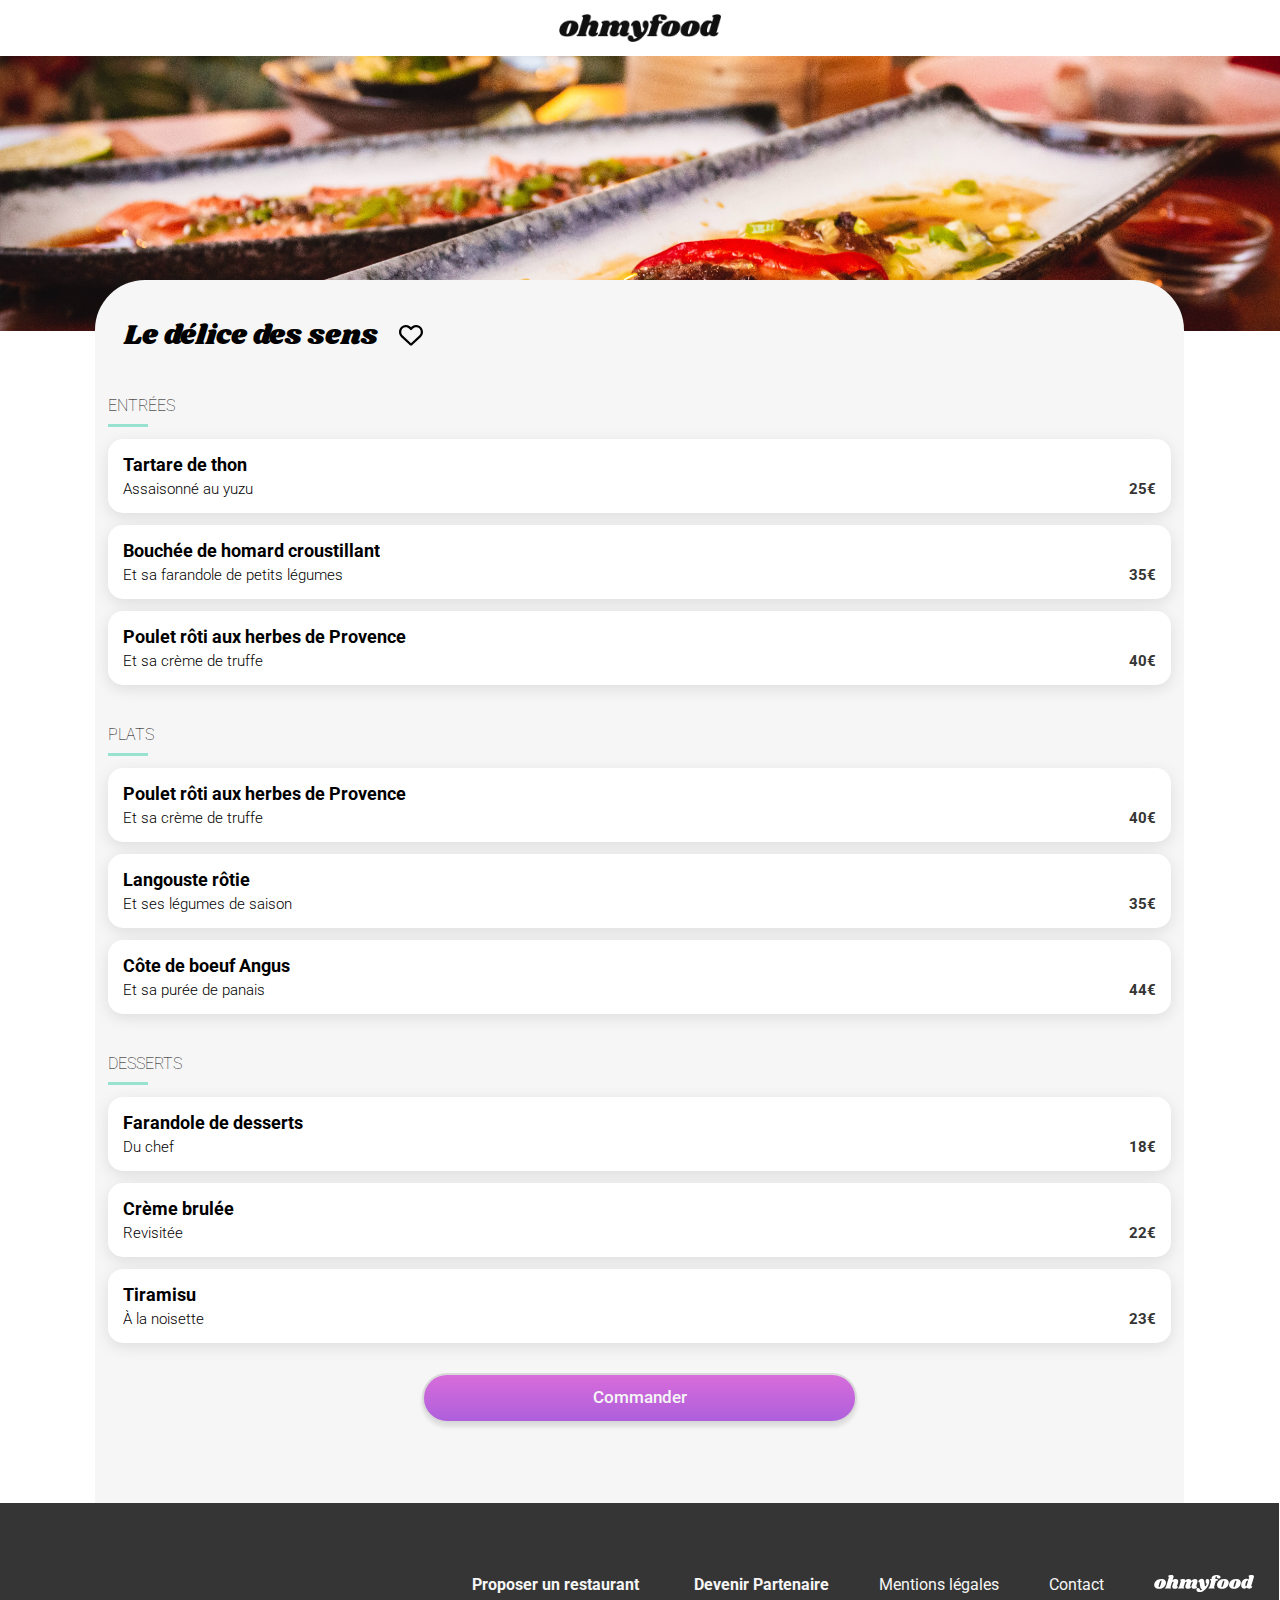
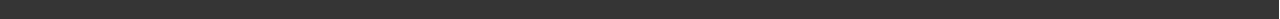
<file: restaurants/mldds.html>
<!DOCTYPE html>
<html lang="fr">
<head>
    <meta charset="UTF-8">
    <meta name="viewport" content="width=device-width, initial-scale=1.0">
    <link rel="stylesheet" href="../SASS/stylemenu.css">
    <link rel="preconnect" href="https://fonts.googleapis.com">
    <link rel="preconnect" href="https://fonts.gstatic.com" crossorigin>
    <link href="https://fonts.googleapis.com/css2?family=Raleway:wght@100&family=Roboto:wght@400;500;700&family=Shrikhand&display=swap" rel="stylesheet">
    <link rel="stylesheet" href="https://cdnjs.cloudflare.com/ajax/libs/font-awesome/6.2.1/css/all.min.css"
    integrity="sha512-MV7K8+y+gLIBoVD59lQIYicR65iaqukzvf/nwasF0nqhPay5w/9lJmVM2hMDcnK1OnMGCdVK+iQrJ7lzPJQd1w=="
    crossorigin="anonymous" referrerpolicy="no-referrer">
    <link rel="preconnect" href="https://cdnjs.cloudflare.com/ajax/libs/font-awesome/6.4.2/css/solid.min.css">
    <title>Menu - Le délice des sens</title>
</head>
<body>
    <header>
        <div class="logo">
            <img src="../assets/Logo/ohmyfood.png" alt="logo">
        </div>
        <div class="arrowright">
            <a class="arrowright" href="../index.html"><i class="fa-solid fa-arrow-left fa-xl" style="color: #1e2d51;"></i></a>
        </div>
    </header>
        <div class="restaurant">
            <img src="../assets/ImagesRestaurants/louis-hansel-shotsoflouis-qNBGVyOCY8Q-unsplash.jpg" alt="Image du Menu">
        </div>
    <section class="card2">
        <div class="titre">
        <h1>Le délice des sens</h1>
        <div class="heart-container">
            <div class="heart-full">
                <svg width="23" height="21" viewBox="0 0 23 21" fill="none" xmlns="http://www.w3.org/2000/svg">
                    <path d="M20.3647 1.43666C18.01 -0.752399 14.5081 -0.358649 12.3468 2.07416L11.5003 3.02573L10.6538 2.07416C8.49677 -0.358649 4.99052 -0.752399 2.63583 1.43666C-0.0626076 3.94916 -0.204405 8.45854 2.21044 11.182L10.5249 20.5476C11.062 21.1523 11.9343 21.1523 12.4714 20.5476L20.7858 11.182C23.205 8.45854 23.0632 3.94916 20.3647 1.43666Z" fill="url(#paint0_linear_25368_712)"/>
                        <defs>
                            <linearGradient id="paint0_linear_25368_712" x1="11.5" y1="-5.45937" x2="3.93419" y2="27.993" gradientUnits="userSpaceOnUse">
                            <stop stop-color="#9356DC"/>
                            <stop offset="1" stop-color="#FF79DA"/>
                            </linearGradient>
                        </defs>
                </svg>
            </div>
            <div class="heart-empty">
            <svg xmlns="http://www.w3.org/2000/svg" height="1.5em" viewBox="0 0 512 512"><!--! Font Awesome Free 6.4.2 by @fontawesome - https://fontawesome.com License - https://fontawesome.com/license (Commercial License) Copyright 2023 Fonticons, Inc. --><path d="M225.8 468.2l-2.5-2.3L48.1 303.2C17.4 274.7 0 234.7 0 192.8v-3.3c0-70.4 50-130.8 119.2-144C158.6 37.9 198.9 47 231 69.6c9 6.4 17.4 13.8 25 22.3c4.2-4.8 8.7-9.2 13.5-13.3c3.7-3.2 7.5-6.2 11.5-9c0 0 0 0 0 0C313.1 47 353.4 37.9 392.8 45.4C462 58.6 512 119.1 512 189.5v3.3c0 41.9-17.4 81.9-48.1 110.4L288.7 465.9l-2.5 2.3c-8.2 7.6-19 11.9-30.2 11.9s-22-4.2-30.2-11.9zM239.1 145c-.4-.3-.7-.7-1-1.1l-17.8-20c0 0-.1-.1-.1-.1c0 0 0 0 0 0c-23.1-25.9-58-37.7-92-31.2C81.6 101.5 48 142.1 48 189.5v3.3c0 28.5 11.9 55.8 32.8 75.2L256 430.7 431.2 268c20.9-19.4 32.8-46.7 32.8-75.2v-3.3c0-47.3-33.6-88-80.1-96.9c-34-6.5-69 5.4-92 31.2c0 0 0 0-.1 .1s0 0-.1 .1l-17.8 20c-.3 .4-.7 .7-1 1.1c-4.5 4.5-10.6 7-16.9 7s-12.4-2.5-16.9-7z"/></svg>
            </div>
        </div>
        </div>
        <div class="menu-enter startup">
            <h2>ENTRÉES</h2>
                <ul class="listing-card">
                    <li class="card">
                        <div class="text">
                            <h3>Tartare de thon</h3>
                            <p class="annotation">Assaisonné au yuzu</p>
                        </div>
                        <div class="price-position">
                        <p class="price">25€</p>
                        <div class="valid">
                        <i class="fa-solid fa-circle-check"></i>
                        </div>
                        </div>
                    </li>        
                </ul>
                <ul class="listing-card">
                    <li class="card">
                        <div class="text">
                            <h3>Bouchée de homard croustillant</h3>
                            <p class="annotation">Et sa farandole de petits légumes</p>
                        </div>
                        <div class="price-position">
                        <p class="price">35€</p>
                        <div class="valid">
                        <i class="fa-solid fa-circle-check"></i>
                         </div>
                        </div>
                    </li>        
                </ul>
                <ul class="listing-card">
                    <li class="card">
                        <div class="text">
                            <h3>Poulet rôti aux herbes de Provence</h3>
                            <p class="annotation">Et sa crème de truffe</p>
                        </div>
                        <div class="price-position">
                        <p class="price">40€</p>
                        <div class="valid">
                        <i class="fa-solid fa-circle-check"></i>
                        </div>
                        </div>
                    </li>        
                </ul>
        </div>
        <div class="menu-enter middle">
                <h2>PLATS</h2>
                <ul class="listing-card">
                    <li class="card">
                        <div class="text">
                            <h3>Poulet rôti aux herbes de Provence</h3>
                            <p class="annotation">Et sa crème de truffe</p>
                        </div>
                        <div class="price-position">
                        <p class="price">40€</p>
                        <div class="valid">
                        <i class="fa-solid fa-circle-check"></i>
                        </div>
                        </div>
                    </li>        
                </ul>
                <ul class="listing-card">
                    <li class="card">
                        <div class="text">
                            <h3>Langouste rôtie</h3>
                            <p class="annotation">Et ses légumes de saison</p>
                        </div>
                        <div class="price-position">
                        <p class="price">35€</p>
                        <div class="valid">
                        <i class="fa-solid fa-circle-check"></i>
                        </div>
                        </div>
                    </li>        
                </ul>
                <ul class="listing-card">
                    <li class="card">
                        <div class="text">
                            <h3>Côte de boeuf Angus</h3>
                            <p class="annotation">Et sa purée de panais</p>
                        </div>
                        <div class="price-position">
                        <p class="price">44€</p>
                        <div class="valid">
                        <i class="fa-solid fa-circle-check"></i>
                        </div>
                        </div>
                    </li>        
                </ul>
        </div>
        <div class="menu-enter last">
                <h2>DESSERTS</h2>
                <ul class="listing-card">
                    <li class="card">
                        <div class="text">
                            <h3>Farandole de desserts</h3>
                            <p class="annotation">Du chef</p>
                        </div>
                        <div class="price-position">
                        <p class="price">18€</p>
                        <div class="valid">
                        <i class="fa-solid fa-circle-check"></i>
                        </div>
                        </div>
                    </li>        
                </ul>
                <ul class="listing-card">
                    <li class="card">
                        <div class="text">
                            <h3>Crème brulée</h3>
                            <p class="annotation">Revisitée</p>
                        </div>
                        <div class="price-position">
                        <p class="price">22€</p>
                        <div class="valid">
                        <i class="fa-solid fa-circle-check"></i>
                        </div>
                        </div>
                    </li>        
                </ul>
                <ul class="listing-card">
                    <li class="card">
                        <div class="text">
                            <h3>Tiramisu</h3>
                            <p class="annotation">À la noisette</p>
                        </div>
                        <div class="price-position">
                        <p class="price">23€</p>
                        <div class="valid">
                        <i class="fa-solid fa-circle-check"></i>
                        </div>
                        </div>
                    </li>        
                </ul>
            </div>
            <div class="panel1">
                <button class="btn1 color4">Commander</button>
            </div>
        </div>
    </section>
    <footer>
        <div>
        <nav>
            <ul>
                <li class="ohmyfood">
                    <svg width="100" height="27" viewBox="0 0 196 34" fill="white" xmlns="http://www.w3.org/2000/svg">
                        <path d="M13.932 7.956C17.196 7.956 19.596 8.61599 21.132 9.936C22.692 11.256 23.472 12.984 23.472 15.12C23.472 15.84 23.376 16.644 23.184 17.532C22.728 19.5 21.876 21.228 20.628 22.716C19.38 24.18 17.844 25.32 16.02 26.136C14.22 26.928 12.264 27.324 10.152 27.324C6.81599 27.324 4.34399 26.664 2.73599 25.344C1.15199 24 0.359985 22.224 0.359985 20.016C0.359985 19.272 0.455985 18.444 0.647985 17.532C1.10399 15.66 1.96799 14.004 3.23999 12.564C4.53599 11.1 6.10799 9.972 7.95599 9.18C9.82799 8.364 11.82 7.956 13.932 7.956ZM13.824 11.16C13.32 11.16 12.78 11.616 12.204 12.528C11.652 13.416 10.992 15.108 10.224 17.604C9.45599 20.1 9.07199 21.852 9.07199 22.86C9.07199 23.388 9.15599 23.748 9.32399 23.94C9.49199 24.108 9.71999 24.192 10.008 24.192C10.512 24.24 11.028 23.808 11.556 22.896C12.108 21.984 12.792 20.208 13.608 17.568C14.352 15.24 14.724 13.548 14.724 12.492C14.724 11.988 14.64 11.64 14.472 11.448C14.328 11.256 14.112 11.16 13.824 11.16Z" fill="#white"/>
                        <path d="M44.9899 22.032C44.9419 22.128 44.9179 22.272 44.9179 22.464C44.9179 22.632 44.9539 22.764 45.0259 22.86C45.1219 22.956 45.2419 23.004 45.3859 23.004C45.6739 23.004 45.9139 22.884 46.1059 22.644C46.3219 22.38 46.4659 22.248 46.5379 22.248C46.6579 22.248 46.7539 22.332 46.8259 22.5C46.8979 22.644 46.9339 22.824 46.9339 23.04C46.9579 23.736 46.7299 24.42 46.2499 25.092C45.7699 25.74 45.0619 26.28 44.1259 26.712C43.2139 27.12 42.1099 27.324 40.8139 27.324C39.2299 27.324 37.9699 26.964 37.0339 26.244C36.0979 25.5 35.6179 24.516 35.5939 23.292C35.5939 22.404 35.8099 21.408 36.2419 20.304L38.2219 15.12C38.3419 14.808 38.4019 14.556 38.4019 14.364C38.4019 14.052 38.2939 13.812 38.0779 13.644C37.8859 13.452 37.6459 13.356 37.3579 13.356C36.9019 13.356 36.4339 13.572 35.9539 14.004C35.4979 14.412 35.1259 15.084 34.8379 16.02V15.948L32.5699 23.256C32.4979 23.544 32.4619 23.796 32.4619 24.012C32.4619 24.324 32.5219 24.576 32.6419 24.768C32.7619 24.936 32.9299 25.104 33.1459 25.272C33.3139 25.44 33.4339 25.584 33.5059 25.704C33.5779 25.8 33.5899 25.932 33.5419 26.1C33.4219 26.412 33.1819 26.64 32.8219 26.784C32.4619 26.928 31.9099 27 31.1659 27H22.9579C22.3339 27 21.8779 26.904 21.5899 26.712C21.3019 26.496 21.2059 26.22 21.3019 25.884C21.3979 25.596 21.6499 25.344 22.0579 25.128C22.4179 24.936 22.7179 24.708 22.9579 24.444C23.1979 24.18 23.4019 23.76 23.5699 23.184L29.0419 5.22C29.1139 5.004 29.1499 4.824 29.1499 4.68C29.1499 4.416 29.0779 4.2 28.9339 4.032C28.8139 3.864 28.6459 3.696 28.4299 3.528C28.1899 3.336 28.0099 3.168 27.8899 3.024C27.7939 2.88 27.7819 2.688 27.8539 2.448C27.9979 1.896 28.7539 1.416 30.1219 1.00799C31.4899 0.599996 32.9179 0.395996 34.4059 0.395996C35.7979 0.395996 36.8179 0.659996 37.4659 1.188C38.1379 1.716 38.4739 2.436 38.4739 3.348C38.4739 3.876 38.3899 4.392 38.2219 4.896L36.2779 11.232C37.2139 10.008 38.1979 9.156 39.2299 8.676C40.2859 8.196 41.4259 7.956 42.6499 7.956C44.1139 7.956 45.2899 8.4 46.1779 9.288C47.0899 10.176 47.5459 11.328 47.5459 12.744C47.5459 13.488 47.4259 14.22 47.1859 14.94L44.9899 22.032Z" fill="white"/>
                        <path d="M82.7165 22.032C82.6685 22.128 82.6445 22.272 82.6445 22.464C82.6445 22.632 82.6805 22.764 82.7525 22.86C82.8485 22.956 82.9685 23.004 83.1125 23.004C83.4005 23.004 83.6405 22.884 83.8325 22.644C84.0485 22.38 84.1925 22.248 84.2645 22.248C84.3845 22.248 84.4805 22.332 84.5525 22.5C84.6245 22.644 84.6605 22.824 84.6605 23.04C84.6845 23.736 84.4565 24.42 83.9765 25.092C83.4965 25.74 82.7885 26.28 81.8525 26.712C80.9405 27.12 79.8365 27.324 78.5405 27.324C76.9565 27.324 75.6965 26.964 74.7605 26.244C73.8245 25.5 73.3445 24.516 73.3205 23.292C73.3205 22.404 73.5365 21.408 73.9685 20.304L75.9485 15.12C76.0685 14.808 76.1285 14.556 76.1285 14.364C76.1285 14.052 76.0205 13.812 75.8045 13.644C75.6125 13.452 75.3725 13.356 75.0845 13.356C74.6765 13.356 74.2565 13.536 73.8245 13.896C73.3925 14.256 73.0085 14.82 72.6725 15.588L70.6925 22.032C70.6445 22.128 70.6205 22.272 70.6205 22.464C70.6205 22.632 70.6565 22.764 70.7285 22.86C70.8245 22.956 70.9445 23.004 71.0885 23.004C71.3765 23.004 71.6165 22.884 71.8085 22.644C72.0245 22.38 72.1685 22.248 72.2405 22.248C72.3605 22.248 72.4565 22.332 72.5285 22.5C72.6005 22.644 72.6365 22.824 72.6365 23.04C72.6605 23.736 72.4325 24.42 71.9525 25.092C71.4725 25.74 70.7645 26.28 69.8285 26.712C68.9165 27.12 67.8125 27.324 66.5165 27.324C64.9325 27.324 63.6725 26.964 62.7365 26.244C61.8005 25.5 61.3205 24.516 61.2965 23.292C61.2965 22.404 61.5125 21.408 61.9445 20.304L63.9245 15.12C64.0445 14.808 64.1045 14.556 64.1045 14.364C64.1045 14.052 63.9965 13.812 63.7805 13.644C63.5885 13.452 63.3485 13.356 63.0605 13.356C62.6525 13.356 62.2325 13.536 61.8005 13.896C61.3685 14.232 61.0085 14.784 60.7205 15.552L58.3445 23.256C58.2485 23.52 58.2005 23.772 58.2005 24.012C58.2005 24.3 58.2605 24.54 58.3805 24.732C58.5005 24.9 58.6685 25.08 58.8845 25.272C59.0525 25.416 59.1725 25.548 59.2445 25.668C59.3165 25.788 59.3285 25.932 59.2805 26.1C59.1845 26.412 58.9565 26.64 58.5965 26.784C58.2365 26.928 57.6725 27 56.9045 27H48.6965C48.0725 27 47.6285 26.904 47.3645 26.712C47.0765 26.496 46.9685 26.22 47.0405 25.884C47.1365 25.596 47.3885 25.344 47.7965 25.128C48.1565 24.936 48.4565 24.708 48.6965 24.444C48.9365 24.18 49.1405 23.76 49.3085 23.184L52.5125 12.78C52.5605 12.66 52.5845 12.492 52.5845 12.276C52.5845 12.012 52.5245 11.808 52.4045 11.664C52.3085 11.52 52.1405 11.34 51.9005 11.124C51.6605 10.932 51.4925 10.764 51.3965 10.62C51.3005 10.476 51.2885 10.284 51.3605 10.044C51.5045 9.492 52.2605 9.012 53.6285 8.604C54.9965 8.172 56.4245 7.956 57.9125 7.956C59.0885 7.956 60.0125 8.28 60.6845 8.928C61.3805 9.576 61.7165 10.464 61.6925 11.592C62.6765 10.224 63.7085 9.276 64.7885 8.748C65.8925 8.22 67.0805 7.956 68.3525 7.956C69.7445 7.956 70.8725 8.364 71.7365 9.18C72.6245 9.972 73.1165 11.016 73.2125 12.312C74.2445 10.68 75.3485 9.552 76.5245 8.928C77.7005 8.28 78.9845 7.956 80.3765 7.956C81.8405 7.956 83.0165 8.4 83.9045 9.288C84.8165 10.176 85.2725 11.328 85.2725 12.744C85.2725 13.488 85.1525 14.22 84.9125 14.94L82.7165 22.032Z" fill="#white"/>
                        <path d="M104.932 7.956C105.988 7.956 106.828 8.388 107.452 9.252C108.1 10.092 108.424 11.244 108.424 12.708C108.424 13.98 108.196 15.348 107.74 16.812C106.852 19.764 105.424 22.548 103.456 25.164C101.512 27.78 99.2675 29.88 96.7235 31.464C94.2035 33.048 91.6836 33.84 89.1636 33.84C87.9156 33.84 86.8355 33.624 85.9235 33.192C85.0355 32.76 84.3635 32.184 83.9075 31.464C83.4275 30.744 83.1875 29.976 83.1875 29.16C83.1875 28.8 83.2475 28.404 83.3675 27.972C83.5835 27.3 83.9435 26.784 84.4475 26.424C84.9515 26.064 85.5516 25.884 86.2476 25.884C87.3516 25.884 88.2515 26.256 88.9475 27C89.6675 27.768 90.1236 28.812 90.3156 30.132C91.8516 30.06 93.2675 29.4 94.5635 28.152C93.3395 27.936 92.4275 27.528 91.8275 26.928C91.2515 26.304 90.8555 25.344 90.6395 24.048L89.1995 15.228C89.1275 14.772 89.0195 14.46 88.8755 14.292C88.7555 14.1 88.5876 14.004 88.3716 14.004C88.2036 14.004 87.9995 14.088 87.7595 14.256C87.5435 14.424 87.3875 14.508 87.2915 14.508C87.0995 14.508 87.0035 14.304 87.0035 13.896C87.0035 13.56 87.0635 13.2 87.1835 12.816C87.6155 11.448 88.4196 10.296 89.5956 9.36C90.7716 8.4 92.1395 7.92 93.6995 7.92C95.2355 7.92 96.3635 8.376 97.0835 9.288C97.8275 10.2 98.3076 11.604 98.5236 13.5L99.6035 21.42C99.6755 22.02 99.8915 22.32 100.252 22.32C100.684 22.32 101.188 21.936 101.764 21.168C102.34 20.376 102.904 19.26 103.456 17.82C102.736 17.172 102.184 16.428 101.8 15.588C101.416 14.748 101.224 13.848 101.224 12.888C101.224 12.144 101.32 11.472 101.512 10.872C101.8 9.912 102.244 9.192 102.844 8.712C103.468 8.208 104.164 7.956 104.932 7.956Z" fill="#white"/>
                        <path d="M122.864 0.395996C125.432 0.395996 127.352 0.791996 128.624 1.584C129.92 2.352 130.568 3.3 130.568 4.428C130.568 5.34 130.184 6.048 129.416 6.552C128.672 7.032 127.688 7.272 126.464 7.272C125.336 7.272 124.46 6.996 123.836 6.444C123.212 5.892 122.9 5.208 122.9 4.392C122.9 3.888 123.056 3.36 123.368 2.808C122.648 2.808 122.048 2.988 121.568 3.348C121.088 3.684 120.716 4.272 120.452 5.112C120.308 5.64 120.236 6.132 120.236 6.588C120.236 7.164 120.332 7.62 120.524 7.956C120.74 8.268 121.04 8.424 121.424 8.424H123.548C124.796 8.424 125.42 8.808 125.42 9.576C125.42 9.672 125.396 9.816 125.348 10.008C125.204 10.536 124.904 10.932 124.448 11.196C124.016 11.46 123.356 11.592 122.468 11.592H121.388L117.824 23.256C117.752 23.544 117.716 23.796 117.716 24.012C117.716 24.324 117.776 24.576 117.896 24.768C118.016 24.936 118.184 25.104 118.4 25.272C118.568 25.44 118.688 25.584 118.76 25.704C118.832 25.8 118.844 25.932 118.796 26.1C118.676 26.412 118.436 26.64 118.076 26.784C117.716 26.928 117.164 27 116.42 27H108.212C107.588 27 107.132 26.904 106.844 26.712C106.556 26.496 106.46 26.22 106.556 25.884C106.652 25.596 106.904 25.344 107.312 25.128C107.672 24.936 107.972 24.708 108.212 24.444C108.452 24.18 108.656 23.76 108.824 23.184L111.632 13.968C111.752 13.608 111.812 13.236 111.812 12.852C111.812 12.372 111.704 12 111.488 11.736C111.296 11.448 110.996 11.136 110.588 10.8C110.324 10.584 110.12 10.404 109.976 10.26C109.856 10.092 109.796 9.9 109.796 9.684C109.772 9.228 109.928 8.904 110.264 8.712C110.624 8.52 111.296 8.424 112.28 8.424H113.18C113.012 7.824 112.928 7.224 112.928 6.624C112.928 6.024 113.036 5.4 113.252 4.752C113.708 3.528 114.68 2.496 116.168 1.65599C117.68 0.815996 119.912 0.395996 122.864 0.395996Z" fill="#white"/>
                        <path d="M137.084 7.956C140.348 7.956 142.748 8.61599 144.284 9.936C145.844 11.256 146.624 12.984 146.624 15.12C146.624 15.84 146.528 16.644 146.336 17.532C145.88 19.5 145.028 21.228 143.78 22.716C142.532 24.18 140.996 25.32 139.172 26.136C137.372 26.928 135.416 27.324 133.304 27.324C129.968 27.324 127.496 26.664 125.888 25.344C124.304 24 123.512 22.224 123.512 20.016C123.512 19.272 123.608 18.444 123.8 17.532C124.256 15.66 125.12 14.004 126.392 12.564C127.688 11.1 129.26 9.972 131.108 9.18C132.98 8.364 134.972 7.956 137.084 7.956ZM136.976 11.16C136.472 11.16 135.932 11.616 135.356 12.528C134.804 13.416 134.144 15.108 133.376 17.604C132.608 20.1 132.224 21.852 132.224 22.86C132.224 23.388 132.308 23.748 132.476 23.94C132.644 24.108 132.872 24.192 133.16 24.192C133.664 24.24 134.18 23.808 134.708 22.896C135.26 21.984 135.944 20.208 136.76 17.568C137.504 15.24 137.876 13.548 137.876 12.492C137.876 11.988 137.792 11.64 137.624 11.448C137.48 11.256 137.264 11.16 136.976 11.16Z" fill="#white"/>
                        <path d="M160.709 7.956C163.973 7.956 166.373 8.61599 167.909 9.936C169.469 11.256 170.249 12.984 170.249 15.12C170.249 15.84 170.153 16.644 169.961 17.532C169.505 19.5 168.653 21.228 167.405 22.716C166.157 24.18 164.621 25.32 162.797 26.136C160.997 26.928 159.041 27.324 156.929 27.324C153.593 27.324 151.121 26.664 149.513 25.344C147.929 24 147.137 22.224 147.137 20.016C147.137 19.272 147.233 18.444 147.425 17.532C147.881 15.66 148.745 14.004 150.017 12.564C151.313 11.1 152.885 9.972 154.733 9.18C156.605 8.364 158.597 7.956 160.709 7.956ZM160.601 11.16C160.097 11.16 159.557 11.616 158.981 12.528C158.429 13.416 157.769 15.108 157.001 17.604C156.233 20.1 155.849 21.852 155.849 22.86C155.849 23.388 155.933 23.748 156.101 23.94C156.269 24.108 156.497 24.192 156.785 24.192C157.289 24.24 157.805 23.808 158.333 22.896C158.885 21.984 159.569 20.208 160.385 17.568C161.129 15.24 161.501 13.548 161.501 12.492C161.501 11.988 161.417 11.64 161.249 11.448C161.105 11.256 160.889 11.16 160.601 11.16Z" fill="#white"/>
                        <path d="M190.526 21.816C190.478 22.008 190.454 22.14 190.454 22.212C190.454 22.38 190.502 22.512 190.598 22.608C190.694 22.704 190.814 22.752 190.958 22.752C191.246 22.752 191.486 22.632 191.678 22.392C191.894 22.128 192.038 21.996 192.11 21.996C192.23 21.996 192.326 22.08 192.398 22.248C192.47 22.416 192.506 22.608 192.506 22.824C192.53 23.472 192.278 24.132 191.75 24.804C191.246 25.476 190.562 26.028 189.698 26.46C188.834 26.892 187.898 27.108 186.89 27.108C185.69 27.108 184.646 26.88 183.758 26.424C182.87 25.968 182.258 25.368 181.922 24.624C181.274 25.464 180.53 26.088 179.69 26.496C178.85 26.904 177.962 27.108 177.026 27.108C175.922 27.108 174.89 26.832 173.93 26.28C172.994 25.728 172.238 24.948 171.662 23.94C171.11 22.908 170.834 21.744 170.834 20.448C170.834 18.264 171.242 16.212 172.058 14.292C172.898 12.348 174.062 10.788 175.55 9.612C177.038 8.412 178.73 7.812 180.626 7.812C181.658 7.812 182.534 7.932 183.254 8.172C183.998 8.412 184.67 8.772 185.27 9.252L186.494 5.22C186.566 5.004 186.602 4.824 186.602 4.68C186.602 4.416 186.53 4.2 186.386 4.032C186.266 3.864 186.098 3.696 185.882 3.528C185.642 3.336 185.462 3.168 185.342 3.024C185.246 2.88 185.234 2.688 185.306 2.448C185.45 1.896 186.206 1.416 187.574 1.00799C188.942 0.599996 190.37 0.395996 191.858 0.395996C193.25 0.395996 194.27 0.659996 194.918 1.188C195.59 1.716 195.926 2.436 195.926 3.348C195.926 3.876 195.842 4.392 195.674 4.896L190.526 21.816ZM184.514 11.7C184.13 11.364 183.71 11.196 183.254 11.196C182.558 11.196 181.874 11.712 181.202 12.744C180.53 13.776 179.99 15.024 179.582 16.488C179.174 17.952 178.982 19.272 179.006 20.448C179.006 21.768 179.438 22.428 180.302 22.428C180.614 22.428 180.878 22.308 181.094 22.068C181.31 21.804 181.514 21.384 181.706 20.808L184.514 11.7Z" fill="#white"/>
                    </svg>
                </li>
                <li>
                    <i class="fa-solid fa-utensils fa-1x paddingright"></i><a class="color11" href="#">Proposer un restaurant</a>
                </li>
                <li class="lil">
                    <i class="fa-solid fa-handshake-angle fa-1x fa-rotate-by paddingright"></i><a class="color11" href="#">Devenir Partenaire</a>
                </li>
                <li>
                    <a class="color12" href="#">Mentions légales</a>
                </li>
                <li>
                    <a class="color12" href="mailto:quentin@quentin.fr">Contact</a>
                </li>
            </ul>
        </nav>
        </div>
    </footer>
</body>
</file>
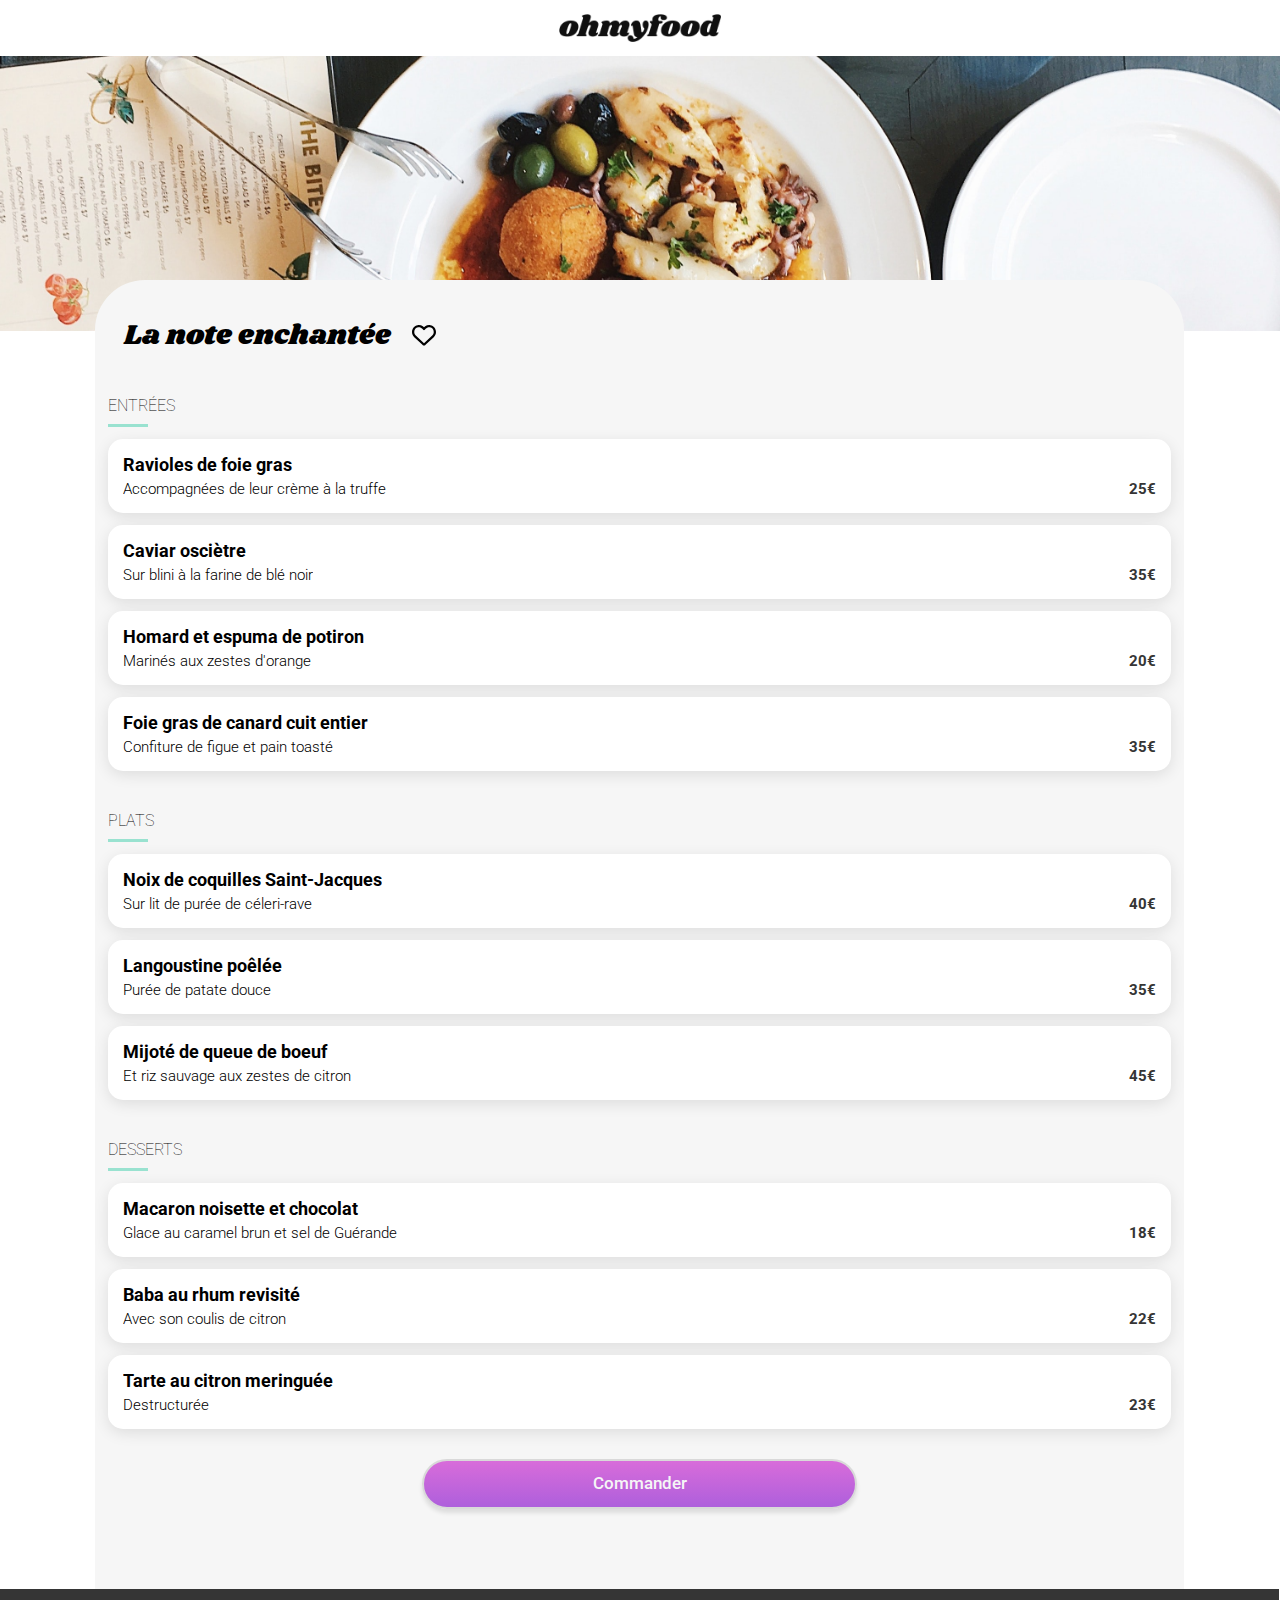
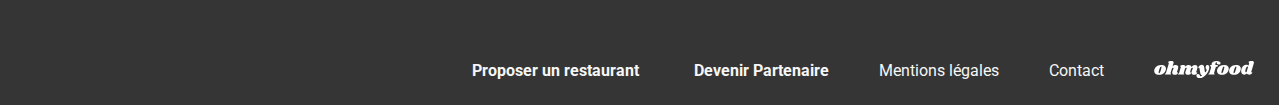
<file: restaurants/mlne.html>
<!DOCTYPE html>
<html lang="fr">
<head>
    <meta charset="UTF-8">
    <meta name="viewport" content="width=device-width, initial-scale=1.0">
    <link rel="stylesheet" href="../SASS/stylemenu.css">
    <link rel="preconnect" href="https://fonts.googleapis.com">
    <link rel="preconnect" href="https://fonts.gstatic.com" crossorigin>
    <link href="https://fonts.googleapis.com/css2?family=Roboto:wght@300;400;500;700&family=Shrikhand&display=swap" rel="stylesheet">
    <link rel="stylesheet" href="https://cdnjs.cloudflare.com/ajax/libs/font-awesome/6.2.1/css/all.min.css"
    integrity="sha512-MV7K8+y+gLIBoVD59lQIYicR65iaqukzvf/nwasF0nqhPay5w/9lJmVM2hMDcnK1OnMGCdVK+iQrJ7lzPJQd1w=="
    crossorigin="anonymous" referrerpolicy="no-referrer">
    <link rel="preconnect" href="https://cdnjs.cloudflare.com/ajax/libs/font-awesome/6.4.2/css/solid.min.css">
    <title>Menu - La note enchantée</title>
</head>
<body>
    <header>
        <div class="logo">
            <img src="../assets/Logo/ohmyfood.png" alt="logo">
        </div>
        <div class="arrowright">
            <a class="arrowright" href="../index.html"><i class="fa-solid fa-arrow-left fa-xl" style="color: #1e2d51;"></i></a>
        </div>
    </header>
        <div class="restaurant">
            <img src="../assets/ImagesRestaurants/stil-u2Lp8tXIcjw-unsplash.jpg" alt="Image du Menu">
        </div>
    <section class="card2">
        <div class="titre">
        <h1>La note enchantée</h1>
        <div class="heart-container">
            <div class="heart-full">
                <svg width="23" height="21" viewBox="0 0 23 21" fill="none" xmlns="http://www.w3.org/2000/svg">
                    <path d="M20.3647 1.43666C18.01 -0.752399 14.5081 -0.358649 12.3468 2.07416L11.5003 3.02573L10.6538 2.07416C8.49677 -0.358649 4.99052 -0.752399 2.63583 1.43666C-0.0626076 3.94916 -0.204405 8.45854 2.21044 11.182L10.5249 20.5476C11.062 21.1523 11.9343 21.1523 12.4714 20.5476L20.7858 11.182C23.205 8.45854 23.0632 3.94916 20.3647 1.43666Z" fill="url(#paint0_linear_25368_712)"/>
                        <defs>
                            <linearGradient id="paint0_linear_25368_712" x1="11.5" y1="-5.45937" x2="3.93419" y2="27.993" gradientUnits="userSpaceOnUse">
                            <stop stop-color="#9356DC"/>
                            <stop offset="1" stop-color="#FF79DA"/>
                            </linearGradient>
                        </defs>
                </svg>
            </div>
            <div class="heart-empty">
            <svg xmlns="http://www.w3.org/2000/svg" height="1.5em" viewBox="0 0 512 512"><!--! Font Awesome Free 6.4.2 by @fontawesome - https://fontawesome.com License - https://fontawesome.com/license (Commercial License) Copyright 2023 Fonticons, Inc. --><path d="M225.8 468.2l-2.5-2.3L48.1 303.2C17.4 274.7 0 234.7 0 192.8v-3.3c0-70.4 50-130.8 119.2-144C158.6 37.9 198.9 47 231 69.6c9 6.4 17.4 13.8 25 22.3c4.2-4.8 8.7-9.2 13.5-13.3c3.7-3.2 7.5-6.2 11.5-9c0 0 0 0 0 0C313.1 47 353.4 37.9 392.8 45.4C462 58.6 512 119.1 512 189.5v3.3c0 41.9-17.4 81.9-48.1 110.4L288.7 465.9l-2.5 2.3c-8.2 7.6-19 11.9-30.2 11.9s-22-4.2-30.2-11.9zM239.1 145c-.4-.3-.7-.7-1-1.1l-17.8-20c0 0-.1-.1-.1-.1c0 0 0 0 0 0c-23.1-25.9-58-37.7-92-31.2C81.6 101.5 48 142.1 48 189.5v3.3c0 28.5 11.9 55.8 32.8 75.2L256 430.7 431.2 268c20.9-19.4 32.8-46.7 32.8-75.2v-3.3c0-47.3-33.6-88-80.1-96.9c-34-6.5-69 5.4-92 31.2c0 0 0 0-.1 .1s0 0-.1 .1l-17.8 20c-.3 .4-.7 .7-1 1.1c-4.5 4.5-10.6 7-16.9 7s-12.4-2.5-16.9-7z"/></svg>
            </div>
        </div>
        </div>
        <div class="menu-enter startup">
            <h2>ENTRÉES</h2>
                <ul class="listing-card">
                    <li class="card">
                        <div class="text">
                            <h3>Ravioles de foie gras</h3>
                            <p class="annotation">Accompagnées de leur crème à la truffe</p>
                        </div>
                        <div class="price-position">
                        <p class="price">25€</p>
                        <div class="valid">
                        <i class="fa-solid fa-circle-check"></i>
                        </div>
                        </div>
                    </li>        
                </ul>
                <ul class="listing-card">
                    <li class="card">
                        <div class="text">
                            <h3>Caviar osciètre</h3>
                            <p class="annotation">Sur blini à la farine de blé noir</p>
                        </div>
                        <div class="price-position">
                        <p class="price">35€</p>
                        <div class="valid">
                        <i class="fa-solid fa-circle-check"></i>
                        </div>
                        </div>
                    </li>        
                </ul>
                <ul class="listing-card">
                    <li class="card">
                        <div class="text">
                            <h3>Homard et espuma de potiron</h3>
                            <p class="annotation">Marinés aux zestes d'orange</p>
                        </div>
                        <div class="price-position">
                        <p class="price">20€</p>
                        <div class="valid">
                        <i class="fa-solid fa-circle-check"></i>
                        </div>
                        </div>
                    </li>        
                </ul>
                <ul class="listing-card">
                    <li class="card">
                        <div class="text">
                            <h3>Foie gras de canard cuit entier</h3>
                            <p class="annotation">Confiture de figue et pain toasté</p>
                        </div>
                        <div class="price-position">
                        <p class="price">35€</p>
                        <div class="valid">
                        <i class="fa-solid fa-circle-check"></i>
                        </div>
                        </div>
                    </li>        
                </ul>
        </div>
        <div class="menu-enter middle">
                <h2>PLATS</h2>
                <ul class="listing-card">
                    <li class="card">
                        <div class="text">
                            <h3>Noix de coquilles Saint-Jacques</h3>
                            <p class="annotation">Sur lit de purée de céleri-rave</p>
                        </div>
                        <div class="price-position">
                        <p class="price">40€</p>
                        <div class="valid">
                        <i class="fa-solid fa-circle-check"></i>
                        </div>
                        </div>
                    </li>        
                </ul>
                <ul class="listing-card">
                    <li class="card">
                        <div class="text">
                            <h3>Langoustine poêlée</h3>
                            <p class="annotation">Purée de patate douce</p>
                        </div>
                        <div class="price-position">
                        <p class="price">35€</p>
                        <div class="valid">
                        <i class="fa-solid fa-circle-check"></i>
                        </div>
                        </div>
                    </li>        
                </ul>
                <ul class="listing-card">
                    <li class="card">
                        <div class="text">
                            <h3>Mijoté de queue de boeuf</h3>
                            <p class="annotation">Et riz sauvage aux zestes de citron</p>
                        </div>
                        <div class="price-position">
                        <p class="price">45€</p>
                        <div class="valid">
                        <i class="fa-solid fa-circle-check"></i>
                        </div>
                        </div>
                    </li>        
                </ul>
        </div>
        <div class="menu-enter last">
                <h2>DESSERTS</h2>
                <ul class="listing-card">
                    <li class="card">
                        <div class="text">
                            <h3>Macaron noisette et chocolat</h3>
                            <p class="annotation">Glace au caramel brun et sel de Guérande</p>
                        </div>
                        <div class="price-position">
                        <p class="price">18€</p>
                        <div class="valid">
                        <i class="fa-solid fa-circle-check"></i>
                        </div>
                        </div>
                    </li>        
                </ul>
                <ul class="listing-card">
                    <li class="card">
                        <div class="text">
                            <h3>Baba au rhum revisité</h3>
                            <p class="annotation">Avec son coulis de citron</p>
                        </div>
                        <div class="price-position">
                        <p class="price">22€</p>
                        <div class="valid">
                        <i class="fa-solid fa-circle-check"></i>
                        </div>
                        </div>
                    </li>        
                </ul>
                <ul class="listing-card">
                    <li class="card">
                        <div class="text">
                            <h3>Tarte au citron meringuée</h3>
                            <p class="annotation">Destructurée</p>
                        </div>
                        <div class="price-position">
                        <p class="price">23€</p>
                        <div class="valid">
                        <i class="fa-solid fa-circle-check"></i>
                        </div>
                        </div>
                    </li>        
                </ul>
        </div>
            <div class="panel1">
                <button class="btn1 color4">Commander</button>
            </div>
        </div>
    </section>
    <footer>
        <div>
        <nav>
            <ul>
                <li class="ohmyfood">
                    <svg width="100" height="27" viewBox="0 0 196 34" fill="white" xmlns="http://www.w3.org/2000/svg">
                        <path d="M13.932 7.956C17.196 7.956 19.596 8.61599 21.132 9.936C22.692 11.256 23.472 12.984 23.472 15.12C23.472 15.84 23.376 16.644 23.184 17.532C22.728 19.5 21.876 21.228 20.628 22.716C19.38 24.18 17.844 25.32 16.02 26.136C14.22 26.928 12.264 27.324 10.152 27.324C6.81599 27.324 4.34399 26.664 2.73599 25.344C1.15199 24 0.359985 22.224 0.359985 20.016C0.359985 19.272 0.455985 18.444 0.647985 17.532C1.10399 15.66 1.96799 14.004 3.23999 12.564C4.53599 11.1 6.10799 9.972 7.95599 9.18C9.82799 8.364 11.82 7.956 13.932 7.956ZM13.824 11.16C13.32 11.16 12.78 11.616 12.204 12.528C11.652 13.416 10.992 15.108 10.224 17.604C9.45599 20.1 9.07199 21.852 9.07199 22.86C9.07199 23.388 9.15599 23.748 9.32399 23.94C9.49199 24.108 9.71999 24.192 10.008 24.192C10.512 24.24 11.028 23.808 11.556 22.896C12.108 21.984 12.792 20.208 13.608 17.568C14.352 15.24 14.724 13.548 14.724 12.492C14.724 11.988 14.64 11.64 14.472 11.448C14.328 11.256 14.112 11.16 13.824 11.16Z" fill="#white"/>
                        <path d="M44.9899 22.032C44.9419 22.128 44.9179 22.272 44.9179 22.464C44.9179 22.632 44.9539 22.764 45.0259 22.86C45.1219 22.956 45.2419 23.004 45.3859 23.004C45.6739 23.004 45.9139 22.884 46.1059 22.644C46.3219 22.38 46.4659 22.248 46.5379 22.248C46.6579 22.248 46.7539 22.332 46.8259 22.5C46.8979 22.644 46.9339 22.824 46.9339 23.04C46.9579 23.736 46.7299 24.42 46.2499 25.092C45.7699 25.74 45.0619 26.28 44.1259 26.712C43.2139 27.12 42.1099 27.324 40.8139 27.324C39.2299 27.324 37.9699 26.964 37.0339 26.244C36.0979 25.5 35.6179 24.516 35.5939 23.292C35.5939 22.404 35.8099 21.408 36.2419 20.304L38.2219 15.12C38.3419 14.808 38.4019 14.556 38.4019 14.364C38.4019 14.052 38.2939 13.812 38.0779 13.644C37.8859 13.452 37.6459 13.356 37.3579 13.356C36.9019 13.356 36.4339 13.572 35.9539 14.004C35.4979 14.412 35.1259 15.084 34.8379 16.02V15.948L32.5699 23.256C32.4979 23.544 32.4619 23.796 32.4619 24.012C32.4619 24.324 32.5219 24.576 32.6419 24.768C32.7619 24.936 32.9299 25.104 33.1459 25.272C33.3139 25.44 33.4339 25.584 33.5059 25.704C33.5779 25.8 33.5899 25.932 33.5419 26.1C33.4219 26.412 33.1819 26.64 32.8219 26.784C32.4619 26.928 31.9099 27 31.1659 27H22.9579C22.3339 27 21.8779 26.904 21.5899 26.712C21.3019 26.496 21.2059 26.22 21.3019 25.884C21.3979 25.596 21.6499 25.344 22.0579 25.128C22.4179 24.936 22.7179 24.708 22.9579 24.444C23.1979 24.18 23.4019 23.76 23.5699 23.184L29.0419 5.22C29.1139 5.004 29.1499 4.824 29.1499 4.68C29.1499 4.416 29.0779 4.2 28.9339 4.032C28.8139 3.864 28.6459 3.696 28.4299 3.528C28.1899 3.336 28.0099 3.168 27.8899 3.024C27.7939 2.88 27.7819 2.688 27.8539 2.448C27.9979 1.896 28.7539 1.416 30.1219 1.00799C31.4899 0.599996 32.9179 0.395996 34.4059 0.395996C35.7979 0.395996 36.8179 0.659996 37.4659 1.188C38.1379 1.716 38.4739 2.436 38.4739 3.348C38.4739 3.876 38.3899 4.392 38.2219 4.896L36.2779 11.232C37.2139 10.008 38.1979 9.156 39.2299 8.676C40.2859 8.196 41.4259 7.956 42.6499 7.956C44.1139 7.956 45.2899 8.4 46.1779 9.288C47.0899 10.176 47.5459 11.328 47.5459 12.744C47.5459 13.488 47.4259 14.22 47.1859 14.94L44.9899 22.032Z" fill="white"/>
                        <path d="M82.7165 22.032C82.6685 22.128 82.6445 22.272 82.6445 22.464C82.6445 22.632 82.6805 22.764 82.7525 22.86C82.8485 22.956 82.9685 23.004 83.1125 23.004C83.4005 23.004 83.6405 22.884 83.8325 22.644C84.0485 22.38 84.1925 22.248 84.2645 22.248C84.3845 22.248 84.4805 22.332 84.5525 22.5C84.6245 22.644 84.6605 22.824 84.6605 23.04C84.6845 23.736 84.4565 24.42 83.9765 25.092C83.4965 25.74 82.7885 26.28 81.8525 26.712C80.9405 27.12 79.8365 27.324 78.5405 27.324C76.9565 27.324 75.6965 26.964 74.7605 26.244C73.8245 25.5 73.3445 24.516 73.3205 23.292C73.3205 22.404 73.5365 21.408 73.9685 20.304L75.9485 15.12C76.0685 14.808 76.1285 14.556 76.1285 14.364C76.1285 14.052 76.0205 13.812 75.8045 13.644C75.6125 13.452 75.3725 13.356 75.0845 13.356C74.6765 13.356 74.2565 13.536 73.8245 13.896C73.3925 14.256 73.0085 14.82 72.6725 15.588L70.6925 22.032C70.6445 22.128 70.6205 22.272 70.6205 22.464C70.6205 22.632 70.6565 22.764 70.7285 22.86C70.8245 22.956 70.9445 23.004 71.0885 23.004C71.3765 23.004 71.6165 22.884 71.8085 22.644C72.0245 22.38 72.1685 22.248 72.2405 22.248C72.3605 22.248 72.4565 22.332 72.5285 22.5C72.6005 22.644 72.6365 22.824 72.6365 23.04C72.6605 23.736 72.4325 24.42 71.9525 25.092C71.4725 25.74 70.7645 26.28 69.8285 26.712C68.9165 27.12 67.8125 27.324 66.5165 27.324C64.9325 27.324 63.6725 26.964 62.7365 26.244C61.8005 25.5 61.3205 24.516 61.2965 23.292C61.2965 22.404 61.5125 21.408 61.9445 20.304L63.9245 15.12C64.0445 14.808 64.1045 14.556 64.1045 14.364C64.1045 14.052 63.9965 13.812 63.7805 13.644C63.5885 13.452 63.3485 13.356 63.0605 13.356C62.6525 13.356 62.2325 13.536 61.8005 13.896C61.3685 14.232 61.0085 14.784 60.7205 15.552L58.3445 23.256C58.2485 23.52 58.2005 23.772 58.2005 24.012C58.2005 24.3 58.2605 24.54 58.3805 24.732C58.5005 24.9 58.6685 25.08 58.8845 25.272C59.0525 25.416 59.1725 25.548 59.2445 25.668C59.3165 25.788 59.3285 25.932 59.2805 26.1C59.1845 26.412 58.9565 26.64 58.5965 26.784C58.2365 26.928 57.6725 27 56.9045 27H48.6965C48.0725 27 47.6285 26.904 47.3645 26.712C47.0765 26.496 46.9685 26.22 47.0405 25.884C47.1365 25.596 47.3885 25.344 47.7965 25.128C48.1565 24.936 48.4565 24.708 48.6965 24.444C48.9365 24.18 49.1405 23.76 49.3085 23.184L52.5125 12.78C52.5605 12.66 52.5845 12.492 52.5845 12.276C52.5845 12.012 52.5245 11.808 52.4045 11.664C52.3085 11.52 52.1405 11.34 51.9005 11.124C51.6605 10.932 51.4925 10.764 51.3965 10.62C51.3005 10.476 51.2885 10.284 51.3605 10.044C51.5045 9.492 52.2605 9.012 53.6285 8.604C54.9965 8.172 56.4245 7.956 57.9125 7.956C59.0885 7.956 60.0125 8.28 60.6845 8.928C61.3805 9.576 61.7165 10.464 61.6925 11.592C62.6765 10.224 63.7085 9.276 64.7885 8.748C65.8925 8.22 67.0805 7.956 68.3525 7.956C69.7445 7.956 70.8725 8.364 71.7365 9.18C72.6245 9.972 73.1165 11.016 73.2125 12.312C74.2445 10.68 75.3485 9.552 76.5245 8.928C77.7005 8.28 78.9845 7.956 80.3765 7.956C81.8405 7.956 83.0165 8.4 83.9045 9.288C84.8165 10.176 85.2725 11.328 85.2725 12.744C85.2725 13.488 85.1525 14.22 84.9125 14.94L82.7165 22.032Z" fill="#white"/>
                        <path d="M104.932 7.956C105.988 7.956 106.828 8.388 107.452 9.252C108.1 10.092 108.424 11.244 108.424 12.708C108.424 13.98 108.196 15.348 107.74 16.812C106.852 19.764 105.424 22.548 103.456 25.164C101.512 27.78 99.2675 29.88 96.7235 31.464C94.2035 33.048 91.6836 33.84 89.1636 33.84C87.9156 33.84 86.8355 33.624 85.9235 33.192C85.0355 32.76 84.3635 32.184 83.9075 31.464C83.4275 30.744 83.1875 29.976 83.1875 29.16C83.1875 28.8 83.2475 28.404 83.3675 27.972C83.5835 27.3 83.9435 26.784 84.4475 26.424C84.9515 26.064 85.5516 25.884 86.2476 25.884C87.3516 25.884 88.2515 26.256 88.9475 27C89.6675 27.768 90.1236 28.812 90.3156 30.132C91.8516 30.06 93.2675 29.4 94.5635 28.152C93.3395 27.936 92.4275 27.528 91.8275 26.928C91.2515 26.304 90.8555 25.344 90.6395 24.048L89.1995 15.228C89.1275 14.772 89.0195 14.46 88.8755 14.292C88.7555 14.1 88.5876 14.004 88.3716 14.004C88.2036 14.004 87.9995 14.088 87.7595 14.256C87.5435 14.424 87.3875 14.508 87.2915 14.508C87.0995 14.508 87.0035 14.304 87.0035 13.896C87.0035 13.56 87.0635 13.2 87.1835 12.816C87.6155 11.448 88.4196 10.296 89.5956 9.36C90.7716 8.4 92.1395 7.92 93.6995 7.92C95.2355 7.92 96.3635 8.376 97.0835 9.288C97.8275 10.2 98.3076 11.604 98.5236 13.5L99.6035 21.42C99.6755 22.02 99.8915 22.32 100.252 22.32C100.684 22.32 101.188 21.936 101.764 21.168C102.34 20.376 102.904 19.26 103.456 17.82C102.736 17.172 102.184 16.428 101.8 15.588C101.416 14.748 101.224 13.848 101.224 12.888C101.224 12.144 101.32 11.472 101.512 10.872C101.8 9.912 102.244 9.192 102.844 8.712C103.468 8.208 104.164 7.956 104.932 7.956Z" fill="#white"/>
                        <path d="M122.864 0.395996C125.432 0.395996 127.352 0.791996 128.624 1.584C129.92 2.352 130.568 3.3 130.568 4.428C130.568 5.34 130.184 6.048 129.416 6.552C128.672 7.032 127.688 7.272 126.464 7.272C125.336 7.272 124.46 6.996 123.836 6.444C123.212 5.892 122.9 5.208 122.9 4.392C122.9 3.888 123.056 3.36 123.368 2.808C122.648 2.808 122.048 2.988 121.568 3.348C121.088 3.684 120.716 4.272 120.452 5.112C120.308 5.64 120.236 6.132 120.236 6.588C120.236 7.164 120.332 7.62 120.524 7.956C120.74 8.268 121.04 8.424 121.424 8.424H123.548C124.796 8.424 125.42 8.808 125.42 9.576C125.42 9.672 125.396 9.816 125.348 10.008C125.204 10.536 124.904 10.932 124.448 11.196C124.016 11.46 123.356 11.592 122.468 11.592H121.388L117.824 23.256C117.752 23.544 117.716 23.796 117.716 24.012C117.716 24.324 117.776 24.576 117.896 24.768C118.016 24.936 118.184 25.104 118.4 25.272C118.568 25.44 118.688 25.584 118.76 25.704C118.832 25.8 118.844 25.932 118.796 26.1C118.676 26.412 118.436 26.64 118.076 26.784C117.716 26.928 117.164 27 116.42 27H108.212C107.588 27 107.132 26.904 106.844 26.712C106.556 26.496 106.46 26.22 106.556 25.884C106.652 25.596 106.904 25.344 107.312 25.128C107.672 24.936 107.972 24.708 108.212 24.444C108.452 24.18 108.656 23.76 108.824 23.184L111.632 13.968C111.752 13.608 111.812 13.236 111.812 12.852C111.812 12.372 111.704 12 111.488 11.736C111.296 11.448 110.996 11.136 110.588 10.8C110.324 10.584 110.12 10.404 109.976 10.26C109.856 10.092 109.796 9.9 109.796 9.684C109.772 9.228 109.928 8.904 110.264 8.712C110.624 8.52 111.296 8.424 112.28 8.424H113.18C113.012 7.824 112.928 7.224 112.928 6.624C112.928 6.024 113.036 5.4 113.252 4.752C113.708 3.528 114.68 2.496 116.168 1.65599C117.68 0.815996 119.912 0.395996 122.864 0.395996Z" fill="#white"/>
                        <path d="M137.084 7.956C140.348 7.956 142.748 8.61599 144.284 9.936C145.844 11.256 146.624 12.984 146.624 15.12C146.624 15.84 146.528 16.644 146.336 17.532C145.88 19.5 145.028 21.228 143.78 22.716C142.532 24.18 140.996 25.32 139.172 26.136C137.372 26.928 135.416 27.324 133.304 27.324C129.968 27.324 127.496 26.664 125.888 25.344C124.304 24 123.512 22.224 123.512 20.016C123.512 19.272 123.608 18.444 123.8 17.532C124.256 15.66 125.12 14.004 126.392 12.564C127.688 11.1 129.26 9.972 131.108 9.18C132.98 8.364 134.972 7.956 137.084 7.956ZM136.976 11.16C136.472 11.16 135.932 11.616 135.356 12.528C134.804 13.416 134.144 15.108 133.376 17.604C132.608 20.1 132.224 21.852 132.224 22.86C132.224 23.388 132.308 23.748 132.476 23.94C132.644 24.108 132.872 24.192 133.16 24.192C133.664 24.24 134.18 23.808 134.708 22.896C135.26 21.984 135.944 20.208 136.76 17.568C137.504 15.24 137.876 13.548 137.876 12.492C137.876 11.988 137.792 11.64 137.624 11.448C137.48 11.256 137.264 11.16 136.976 11.16Z" fill="#white"/>
                        <path d="M160.709 7.956C163.973 7.956 166.373 8.61599 167.909 9.936C169.469 11.256 170.249 12.984 170.249 15.12C170.249 15.84 170.153 16.644 169.961 17.532C169.505 19.5 168.653 21.228 167.405 22.716C166.157 24.18 164.621 25.32 162.797 26.136C160.997 26.928 159.041 27.324 156.929 27.324C153.593 27.324 151.121 26.664 149.513 25.344C147.929 24 147.137 22.224 147.137 20.016C147.137 19.272 147.233 18.444 147.425 17.532C147.881 15.66 148.745 14.004 150.017 12.564C151.313 11.1 152.885 9.972 154.733 9.18C156.605 8.364 158.597 7.956 160.709 7.956ZM160.601 11.16C160.097 11.16 159.557 11.616 158.981 12.528C158.429 13.416 157.769 15.108 157.001 17.604C156.233 20.1 155.849 21.852 155.849 22.86C155.849 23.388 155.933 23.748 156.101 23.94C156.269 24.108 156.497 24.192 156.785 24.192C157.289 24.24 157.805 23.808 158.333 22.896C158.885 21.984 159.569 20.208 160.385 17.568C161.129 15.24 161.501 13.548 161.501 12.492C161.501 11.988 161.417 11.64 161.249 11.448C161.105 11.256 160.889 11.16 160.601 11.16Z" fill="#white"/>
                        <path d="M190.526 21.816C190.478 22.008 190.454 22.14 190.454 22.212C190.454 22.38 190.502 22.512 190.598 22.608C190.694 22.704 190.814 22.752 190.958 22.752C191.246 22.752 191.486 22.632 191.678 22.392C191.894 22.128 192.038 21.996 192.11 21.996C192.23 21.996 192.326 22.08 192.398 22.248C192.47 22.416 192.506 22.608 192.506 22.824C192.53 23.472 192.278 24.132 191.75 24.804C191.246 25.476 190.562 26.028 189.698 26.46C188.834 26.892 187.898 27.108 186.89 27.108C185.69 27.108 184.646 26.88 183.758 26.424C182.87 25.968 182.258 25.368 181.922 24.624C181.274 25.464 180.53 26.088 179.69 26.496C178.85 26.904 177.962 27.108 177.026 27.108C175.922 27.108 174.89 26.832 173.93 26.28C172.994 25.728 172.238 24.948 171.662 23.94C171.11 22.908 170.834 21.744 170.834 20.448C170.834 18.264 171.242 16.212 172.058 14.292C172.898 12.348 174.062 10.788 175.55 9.612C177.038 8.412 178.73 7.812 180.626 7.812C181.658 7.812 182.534 7.932 183.254 8.172C183.998 8.412 184.67 8.772 185.27 9.252L186.494 5.22C186.566 5.004 186.602 4.824 186.602 4.68C186.602 4.416 186.53 4.2 186.386 4.032C186.266 3.864 186.098 3.696 185.882 3.528C185.642 3.336 185.462 3.168 185.342 3.024C185.246 2.88 185.234 2.688 185.306 2.448C185.45 1.896 186.206 1.416 187.574 1.00799C188.942 0.599996 190.37 0.395996 191.858 0.395996C193.25 0.395996 194.27 0.659996 194.918 1.188C195.59 1.716 195.926 2.436 195.926 3.348C195.926 3.876 195.842 4.392 195.674 4.896L190.526 21.816ZM184.514 11.7C184.13 11.364 183.71 11.196 183.254 11.196C182.558 11.196 181.874 11.712 181.202 12.744C180.53 13.776 179.99 15.024 179.582 16.488C179.174 17.952 178.982 19.272 179.006 20.448C179.006 21.768 179.438 22.428 180.302 22.428C180.614 22.428 180.878 22.308 181.094 22.068C181.31 21.804 181.514 21.384 181.706 20.808L184.514 11.7Z" fill="#white"/>
                    </svg>
                </li>
                <li>
                    <i class="fa-solid fa-utensils fa-1x paddingright"></i><a class="color11" href="#">Proposer un restaurant</a>
                </li>
                <li class="lil">
                    <i class="fa-solid fa-handshake-angle fa-1x fa-rotate-by paddingright"></i><a class="color11" href="#">Devenir Partenaire</a>
                </li>
                <li>
                    <a class="color12" href="#">Mentions légales</a>
                </li>
                <li>
                    <a class="color12" href="mailto:quentin@quentin.fr">Contact</a>
                </li>
            </ul>
        </nav>
        </div>
    </footer>
</body>
</file>
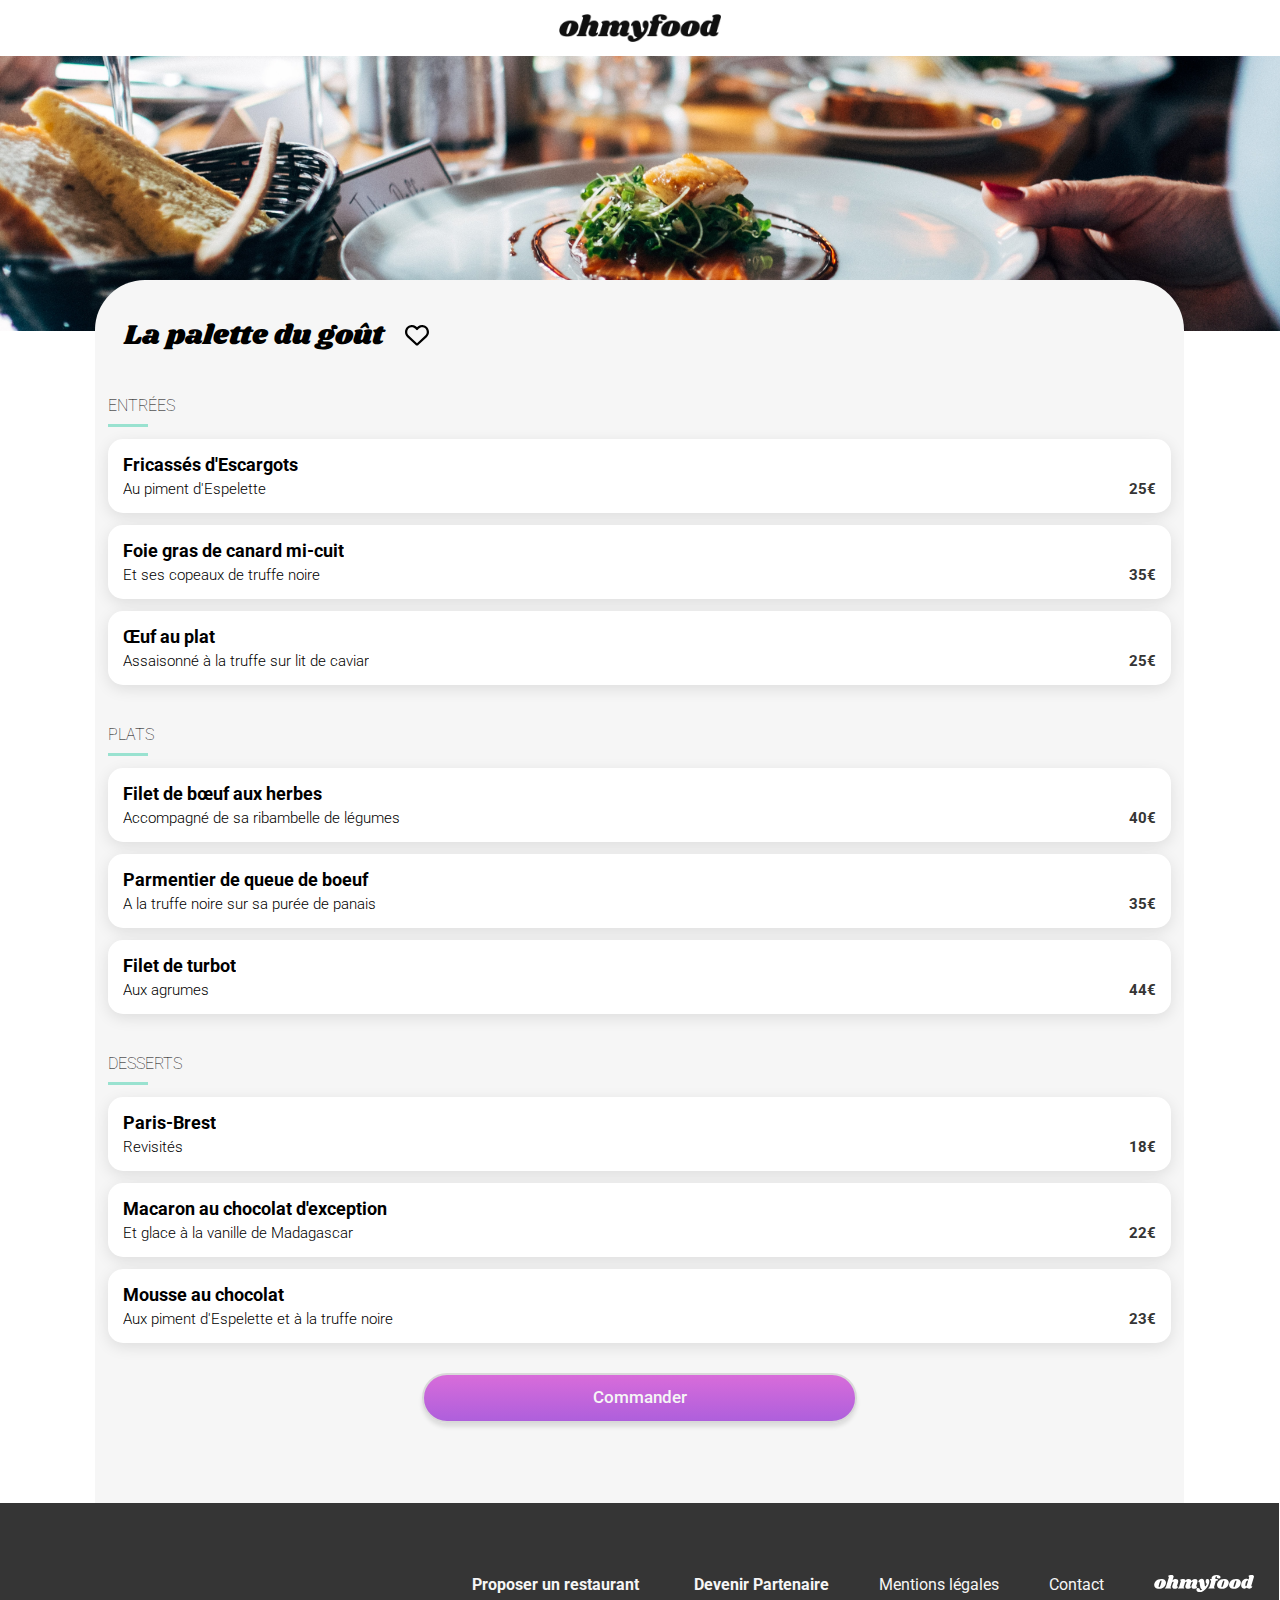
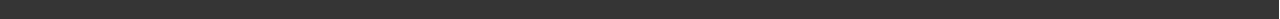
<file: restaurants/mpdg.html>
<!DOCTYPE html>
<html lang="fr">
<head>
    <meta charset="UTF-8">
    <meta name="viewport" content="width=device-width, initial-scale=1.0">
    <link rel="stylesheet" href="../SASS/stylemenu.css">
    <link rel="preconnect" href="https://fonts.googleapis.com">
    <link rel="preconnect" href="https://fonts.gstatic.com" crossorigin>
    <link href="https://fonts.googleapis.com/css2?family=Roboto:wght@300;400;500;700&family=Shrikhand&display=swap" rel="stylesheet">
    <link rel="stylesheet" href="https://cdnjs.cloudflare.com/ajax/libs/font-awesome/6.2.1/css/all.min.css"
    integrity="sha512-MV7K8+y+gLIBoVD59lQIYicR65iaqukzvf/nwasF0nqhPay5w/9lJmVM2hMDcnK1OnMGCdVK+iQrJ7lzPJQd1w=="
    crossorigin="anonymous" referrerpolicy="no-referrer">
    <link rel="preconnect" href="https://cdnjs.cloudflare.com/ajax/libs/font-awesome/6.4.2/css/solid.min.css">
    <title>Menu - La Palette du Goût</title>
</head>
<body>
    <header>
        <div class="logo">
            <img src="../assets/Logo/ohmyfood.png" alt="logo">
        </div>
        <div class="arrowright">
            <a class="arrowright" href="../index.html"><i class="fa-solid fa-arrow-left fa-xl" style="color: #1e2d51;"></i></a>
        </div>
    </header>
        <div class="restaurant">
            <img src="../assets/ImagesRestaurants/jay-wennington-N_Y88TWmGwA-unsplash.jpg" alt="Image du Menu">
        </div>
    <section class="card2">
        <div class="titre">
        <h1>La palette du goût</h1>
        <div class="heart-container">
            <div class="heart-full">
                <svg width="23" height="21" viewBox="0 0 23 21" fill="none" xmlns="http://www.w3.org/2000/svg">
                    <path d="M20.3647 1.43666C18.01 -0.752399 14.5081 -0.358649 12.3468 2.07416L11.5003 3.02573L10.6538 2.07416C8.49677 -0.358649 4.99052 -0.752399 2.63583 1.43666C-0.0626076 3.94916 -0.204405 8.45854 2.21044 11.182L10.5249 20.5476C11.062 21.1523 11.9343 21.1523 12.4714 20.5476L20.7858 11.182C23.205 8.45854 23.0632 3.94916 20.3647 1.43666Z" fill="url(#paint0_linear_25368_712)"/>
                        <defs>
                            <linearGradient id="paint0_linear_25368_712" x1="11.5" y1="-5.45937" x2="3.93419" y2="27.993" gradientUnits="userSpaceOnUse">
                            <stop stop-color="#9356DC"/>
                            <stop offset="1" stop-color="#FF79DA"/>
                            </linearGradient>
                        </defs>
                </svg>
            </div>
            <div class="heart-empty">
                <svg xmlns="http://www.w3.org/2000/svg" height="1.5em" viewBox="0 0 512 512"><!--! Font Awesome Free 6.4.2 by @fontawesome - https://fontawesome.com License - https://fontawesome.com/license (Commercial License) Copyright 2023 Fonticons, Inc. --><path d="M225.8 468.2l-2.5-2.3L48.1 303.2C17.4 274.7 0 234.7 0 192.8v-3.3c0-70.4 50-130.8 119.2-144C158.6 37.9 198.9 47 231 69.6c9 6.4 17.4 13.8 25 22.3c4.2-4.8 8.7-9.2 13.5-13.3c3.7-3.2 7.5-6.2 11.5-9c0 0 0 0 0 0C313.1 47 353.4 37.9 392.8 45.4C462 58.6 512 119.1 512 189.5v3.3c0 41.9-17.4 81.9-48.1 110.4L288.7 465.9l-2.5 2.3c-8.2 7.6-19 11.9-30.2 11.9s-22-4.2-30.2-11.9zM239.1 145c-.4-.3-.7-.7-1-1.1l-17.8-20c0 0-.1-.1-.1-.1c0 0 0 0 0 0c-23.1-25.9-58-37.7-92-31.2C81.6 101.5 48 142.1 48 189.5v3.3c0 28.5 11.9 55.8 32.8 75.2L256 430.7 431.2 268c20.9-19.4 32.8-46.7 32.8-75.2v-3.3c0-47.3-33.6-88-80.1-96.9c-34-6.5-69 5.4-92 31.2c0 0 0 0-.1 .1s0 0-.1 .1l-17.8 20c-.3 .4-.7 .7-1 1.1c-4.5 4.5-10.6 7-16.9 7s-12.4-2.5-16.9-7z"/></svg>
            </div>
        </div>
        </div>
        <div class="menu-enter startup">
            <h2>ENTRÉES</h2>
                <ul class="listing-card">
                    <li class="card">
                        <div class="text">
                            <h3>Fricassés d'Escargots</h3>
                            <p class="annotation">Au piment d'Espelette</p>
                        </div>
                        <div class="price-position">
                        <p class="price">25€</p>
                        <div class="valid">
                        <i class="fa-solid fa-circle-check"></i>
                        </div>
                        </div>
                    </li>        
                </ul>
                <ul class="listing-card">
                    <li class="card">
                        <div class="text">
                            <h3>Foie gras de canard mi-cuit</h3>
                            <p class="annotation">Et ses copeaux de truffe noire</p>
                        </div>
                        <div class="price-position">
                        <p class="price">35€</p>
                        <div class="valid">
                        <i class="fa-solid fa-circle-check"></i>
                        </div>
                        </div>
                    </li>        
                </ul>
                <ul class="listing-card">
                    <li class="card">
                        <div class="text">
                            <h3>Œuf au plat</h3>
                            <p class="annotation">Assaisonné à la truffe sur lit de caviar</p>
                        </div>
                        <div class="price-position">
                        <p class="price">25€</p>
                        <div class="valid">
                        <i class="fa-solid fa-circle-check"></i>
                        </div>
                        </div>
                    </li>        
                </ul>
        </div>
        <div class="menu-enter middle">
                <h2>PLATS</h2>
                <ul class="listing-card">
                    <li class="card">
                        <div class="text">
                            <h3>Filet de bœuf aux herbes</h3>
                            <p class="annotation">Accompagné de sa ribambelle de légumes</p>
                        </div>
                        <div class="price-position">
                        <p class="price">40€</p>
                        <div class="valid">
                        <i class="fa-solid fa-circle-check"></i>
                        </div>
                        </div>
                    </li>        
                </ul>
                <ul class="listing-card">
                    <li class="card">
                        <div class="text">
                            <h3>Parmentier de queue de boeuf</h3>
                            <p class="annotation">A la truffe noire sur sa purée de panais</p>
                        </div>
                        <div class="price-position">
                        <p class="price">35€</p>
                        <div class="valid">
                        <i class="fa-solid fa-circle-check"></i>
                        </div>
                        </div>
                    </li>        
                </ul>
                <ul class="listing-card">
                    <li class="card">
                        <div class="text">
                            <h3>Filet de turbot</h3>
                            <p class="annotation">Aux agrumes</p>
                        </div>
                        <div class="price-position">
                        <p class="price">44€</p>
                        <div class="valid">
                        <i class="fa-solid fa-circle-check"></i>
                        </div>
                        </div>
                    </li>        
                </ul>
        </div>
        <div class="menu-enter last">
                <h2>DESSERTS</h2>
                <ul class="listing-card">
                    <li class="card">
                        <div class="text">
                            <h3>Paris-Brest</h3>
                            <p class="annotation">Revisités</p>
                        </div>
                        <div class="price-position">
                        <p class="price">18€</p>
                        <div class="valid">
                        <i class="fa-solid fa-circle-check"></i>
                        </div>
                        </div>
                    </li>        
                </ul>
                <ul class="listing-card">
                    <li class="card">
                        <div class="text">
                            <h3>Macaron au chocolat d'exception</h3>
                            <p class="annotation">Et glace à la vanille de Madagascar</p>
                        </div>
                        <div class="price-position">
                        <p class="price">22€</p>
                        <div class="valid">
                        <i class="fa-solid fa-circle-check"></i>
                        </div>
                        </div>
                    </li>        
                </ul>
                <ul class="listing-card">
                    <li class="card">
                        <div class="text">
                            <h3>Mousse au chocolat</h3>
                            <p class="annotation">Aux piment d'Espelette et à la truffe noire</p>
                        </div>
                        <div class="price-position">
                        <p class="price">23€</p>
                        <div class="valid">
                        <i class="fa-solid fa-circle-check"></i>
                        </div>
                        </div>
                    </li>        
                </ul>
        </div>
            <div class="panel1">
                <button class="btn1 color4">Commander</button>
            </div>
        </div>
    </section>
    <footer>
        <div>
        <nav>
            <ul>
                <li class="ohmyfood">
                    <svg width="100" height="27" viewBox="0 0 196 34" fill="white" xmlns="http://www.w3.org/2000/svg">
                        <path d="M13.932 7.956C17.196 7.956 19.596 8.61599 21.132 9.936C22.692 11.256 23.472 12.984 23.472 15.12C23.472 15.84 23.376 16.644 23.184 17.532C22.728 19.5 21.876 21.228 20.628 22.716C19.38 24.18 17.844 25.32 16.02 26.136C14.22 26.928 12.264 27.324 10.152 27.324C6.81599 27.324 4.34399 26.664 2.73599 25.344C1.15199 24 0.359985 22.224 0.359985 20.016C0.359985 19.272 0.455985 18.444 0.647985 17.532C1.10399 15.66 1.96799 14.004 3.23999 12.564C4.53599 11.1 6.10799 9.972 7.95599 9.18C9.82799 8.364 11.82 7.956 13.932 7.956ZM13.824 11.16C13.32 11.16 12.78 11.616 12.204 12.528C11.652 13.416 10.992 15.108 10.224 17.604C9.45599 20.1 9.07199 21.852 9.07199 22.86C9.07199 23.388 9.15599 23.748 9.32399 23.94C9.49199 24.108 9.71999 24.192 10.008 24.192C10.512 24.24 11.028 23.808 11.556 22.896C12.108 21.984 12.792 20.208 13.608 17.568C14.352 15.24 14.724 13.548 14.724 12.492C14.724 11.988 14.64 11.64 14.472 11.448C14.328 11.256 14.112 11.16 13.824 11.16Z" fill="#white"/>
                        <path d="M44.9899 22.032C44.9419 22.128 44.9179 22.272 44.9179 22.464C44.9179 22.632 44.9539 22.764 45.0259 22.86C45.1219 22.956 45.2419 23.004 45.3859 23.004C45.6739 23.004 45.9139 22.884 46.1059 22.644C46.3219 22.38 46.4659 22.248 46.5379 22.248C46.6579 22.248 46.7539 22.332 46.8259 22.5C46.8979 22.644 46.9339 22.824 46.9339 23.04C46.9579 23.736 46.7299 24.42 46.2499 25.092C45.7699 25.74 45.0619 26.28 44.1259 26.712C43.2139 27.12 42.1099 27.324 40.8139 27.324C39.2299 27.324 37.9699 26.964 37.0339 26.244C36.0979 25.5 35.6179 24.516 35.5939 23.292C35.5939 22.404 35.8099 21.408 36.2419 20.304L38.2219 15.12C38.3419 14.808 38.4019 14.556 38.4019 14.364C38.4019 14.052 38.2939 13.812 38.0779 13.644C37.8859 13.452 37.6459 13.356 37.3579 13.356C36.9019 13.356 36.4339 13.572 35.9539 14.004C35.4979 14.412 35.1259 15.084 34.8379 16.02V15.948L32.5699 23.256C32.4979 23.544 32.4619 23.796 32.4619 24.012C32.4619 24.324 32.5219 24.576 32.6419 24.768C32.7619 24.936 32.9299 25.104 33.1459 25.272C33.3139 25.44 33.4339 25.584 33.5059 25.704C33.5779 25.8 33.5899 25.932 33.5419 26.1C33.4219 26.412 33.1819 26.64 32.8219 26.784C32.4619 26.928 31.9099 27 31.1659 27H22.9579C22.3339 27 21.8779 26.904 21.5899 26.712C21.3019 26.496 21.2059 26.22 21.3019 25.884C21.3979 25.596 21.6499 25.344 22.0579 25.128C22.4179 24.936 22.7179 24.708 22.9579 24.444C23.1979 24.18 23.4019 23.76 23.5699 23.184L29.0419 5.22C29.1139 5.004 29.1499 4.824 29.1499 4.68C29.1499 4.416 29.0779 4.2 28.9339 4.032C28.8139 3.864 28.6459 3.696 28.4299 3.528C28.1899 3.336 28.0099 3.168 27.8899 3.024C27.7939 2.88 27.7819 2.688 27.8539 2.448C27.9979 1.896 28.7539 1.416 30.1219 1.00799C31.4899 0.599996 32.9179 0.395996 34.4059 0.395996C35.7979 0.395996 36.8179 0.659996 37.4659 1.188C38.1379 1.716 38.4739 2.436 38.4739 3.348C38.4739 3.876 38.3899 4.392 38.2219 4.896L36.2779 11.232C37.2139 10.008 38.1979 9.156 39.2299 8.676C40.2859 8.196 41.4259 7.956 42.6499 7.956C44.1139 7.956 45.2899 8.4 46.1779 9.288C47.0899 10.176 47.5459 11.328 47.5459 12.744C47.5459 13.488 47.4259 14.22 47.1859 14.94L44.9899 22.032Z" fill="white"/>
                        <path d="M82.7165 22.032C82.6685 22.128 82.6445 22.272 82.6445 22.464C82.6445 22.632 82.6805 22.764 82.7525 22.86C82.8485 22.956 82.9685 23.004 83.1125 23.004C83.4005 23.004 83.6405 22.884 83.8325 22.644C84.0485 22.38 84.1925 22.248 84.2645 22.248C84.3845 22.248 84.4805 22.332 84.5525 22.5C84.6245 22.644 84.6605 22.824 84.6605 23.04C84.6845 23.736 84.4565 24.42 83.9765 25.092C83.4965 25.74 82.7885 26.28 81.8525 26.712C80.9405 27.12 79.8365 27.324 78.5405 27.324C76.9565 27.324 75.6965 26.964 74.7605 26.244C73.8245 25.5 73.3445 24.516 73.3205 23.292C73.3205 22.404 73.5365 21.408 73.9685 20.304L75.9485 15.12C76.0685 14.808 76.1285 14.556 76.1285 14.364C76.1285 14.052 76.0205 13.812 75.8045 13.644C75.6125 13.452 75.3725 13.356 75.0845 13.356C74.6765 13.356 74.2565 13.536 73.8245 13.896C73.3925 14.256 73.0085 14.82 72.6725 15.588L70.6925 22.032C70.6445 22.128 70.6205 22.272 70.6205 22.464C70.6205 22.632 70.6565 22.764 70.7285 22.86C70.8245 22.956 70.9445 23.004 71.0885 23.004C71.3765 23.004 71.6165 22.884 71.8085 22.644C72.0245 22.38 72.1685 22.248 72.2405 22.248C72.3605 22.248 72.4565 22.332 72.5285 22.5C72.6005 22.644 72.6365 22.824 72.6365 23.04C72.6605 23.736 72.4325 24.42 71.9525 25.092C71.4725 25.74 70.7645 26.28 69.8285 26.712C68.9165 27.12 67.8125 27.324 66.5165 27.324C64.9325 27.324 63.6725 26.964 62.7365 26.244C61.8005 25.5 61.3205 24.516 61.2965 23.292C61.2965 22.404 61.5125 21.408 61.9445 20.304L63.9245 15.12C64.0445 14.808 64.1045 14.556 64.1045 14.364C64.1045 14.052 63.9965 13.812 63.7805 13.644C63.5885 13.452 63.3485 13.356 63.0605 13.356C62.6525 13.356 62.2325 13.536 61.8005 13.896C61.3685 14.232 61.0085 14.784 60.7205 15.552L58.3445 23.256C58.2485 23.52 58.2005 23.772 58.2005 24.012C58.2005 24.3 58.2605 24.54 58.3805 24.732C58.5005 24.9 58.6685 25.08 58.8845 25.272C59.0525 25.416 59.1725 25.548 59.2445 25.668C59.3165 25.788 59.3285 25.932 59.2805 26.1C59.1845 26.412 58.9565 26.64 58.5965 26.784C58.2365 26.928 57.6725 27 56.9045 27H48.6965C48.0725 27 47.6285 26.904 47.3645 26.712C47.0765 26.496 46.9685 26.22 47.0405 25.884C47.1365 25.596 47.3885 25.344 47.7965 25.128C48.1565 24.936 48.4565 24.708 48.6965 24.444C48.9365 24.18 49.1405 23.76 49.3085 23.184L52.5125 12.78C52.5605 12.66 52.5845 12.492 52.5845 12.276C52.5845 12.012 52.5245 11.808 52.4045 11.664C52.3085 11.52 52.1405 11.34 51.9005 11.124C51.6605 10.932 51.4925 10.764 51.3965 10.62C51.3005 10.476 51.2885 10.284 51.3605 10.044C51.5045 9.492 52.2605 9.012 53.6285 8.604C54.9965 8.172 56.4245 7.956 57.9125 7.956C59.0885 7.956 60.0125 8.28 60.6845 8.928C61.3805 9.576 61.7165 10.464 61.6925 11.592C62.6765 10.224 63.7085 9.276 64.7885 8.748C65.8925 8.22 67.0805 7.956 68.3525 7.956C69.7445 7.956 70.8725 8.364 71.7365 9.18C72.6245 9.972 73.1165 11.016 73.2125 12.312C74.2445 10.68 75.3485 9.552 76.5245 8.928C77.7005 8.28 78.9845 7.956 80.3765 7.956C81.8405 7.956 83.0165 8.4 83.9045 9.288C84.8165 10.176 85.2725 11.328 85.2725 12.744C85.2725 13.488 85.1525 14.22 84.9125 14.94L82.7165 22.032Z" fill="#white"/>
                        <path d="M104.932 7.956C105.988 7.956 106.828 8.388 107.452 9.252C108.1 10.092 108.424 11.244 108.424 12.708C108.424 13.98 108.196 15.348 107.74 16.812C106.852 19.764 105.424 22.548 103.456 25.164C101.512 27.78 99.2675 29.88 96.7235 31.464C94.2035 33.048 91.6836 33.84 89.1636 33.84C87.9156 33.84 86.8355 33.624 85.9235 33.192C85.0355 32.76 84.3635 32.184 83.9075 31.464C83.4275 30.744 83.1875 29.976 83.1875 29.16C83.1875 28.8 83.2475 28.404 83.3675 27.972C83.5835 27.3 83.9435 26.784 84.4475 26.424C84.9515 26.064 85.5516 25.884 86.2476 25.884C87.3516 25.884 88.2515 26.256 88.9475 27C89.6675 27.768 90.1236 28.812 90.3156 30.132C91.8516 30.06 93.2675 29.4 94.5635 28.152C93.3395 27.936 92.4275 27.528 91.8275 26.928C91.2515 26.304 90.8555 25.344 90.6395 24.048L89.1995 15.228C89.1275 14.772 89.0195 14.46 88.8755 14.292C88.7555 14.1 88.5876 14.004 88.3716 14.004C88.2036 14.004 87.9995 14.088 87.7595 14.256C87.5435 14.424 87.3875 14.508 87.2915 14.508C87.0995 14.508 87.0035 14.304 87.0035 13.896C87.0035 13.56 87.0635 13.2 87.1835 12.816C87.6155 11.448 88.4196 10.296 89.5956 9.36C90.7716 8.4 92.1395 7.92 93.6995 7.92C95.2355 7.92 96.3635 8.376 97.0835 9.288C97.8275 10.2 98.3076 11.604 98.5236 13.5L99.6035 21.42C99.6755 22.02 99.8915 22.32 100.252 22.32C100.684 22.32 101.188 21.936 101.764 21.168C102.34 20.376 102.904 19.26 103.456 17.82C102.736 17.172 102.184 16.428 101.8 15.588C101.416 14.748 101.224 13.848 101.224 12.888C101.224 12.144 101.32 11.472 101.512 10.872C101.8 9.912 102.244 9.192 102.844 8.712C103.468 8.208 104.164 7.956 104.932 7.956Z" fill="#white"/>
                        <path d="M122.864 0.395996C125.432 0.395996 127.352 0.791996 128.624 1.584C129.92 2.352 130.568 3.3 130.568 4.428C130.568 5.34 130.184 6.048 129.416 6.552C128.672 7.032 127.688 7.272 126.464 7.272C125.336 7.272 124.46 6.996 123.836 6.444C123.212 5.892 122.9 5.208 122.9 4.392C122.9 3.888 123.056 3.36 123.368 2.808C122.648 2.808 122.048 2.988 121.568 3.348C121.088 3.684 120.716 4.272 120.452 5.112C120.308 5.64 120.236 6.132 120.236 6.588C120.236 7.164 120.332 7.62 120.524 7.956C120.74 8.268 121.04 8.424 121.424 8.424H123.548C124.796 8.424 125.42 8.808 125.42 9.576C125.42 9.672 125.396 9.816 125.348 10.008C125.204 10.536 124.904 10.932 124.448 11.196C124.016 11.46 123.356 11.592 122.468 11.592H121.388L117.824 23.256C117.752 23.544 117.716 23.796 117.716 24.012C117.716 24.324 117.776 24.576 117.896 24.768C118.016 24.936 118.184 25.104 118.4 25.272C118.568 25.44 118.688 25.584 118.76 25.704C118.832 25.8 118.844 25.932 118.796 26.1C118.676 26.412 118.436 26.64 118.076 26.784C117.716 26.928 117.164 27 116.42 27H108.212C107.588 27 107.132 26.904 106.844 26.712C106.556 26.496 106.46 26.22 106.556 25.884C106.652 25.596 106.904 25.344 107.312 25.128C107.672 24.936 107.972 24.708 108.212 24.444C108.452 24.18 108.656 23.76 108.824 23.184L111.632 13.968C111.752 13.608 111.812 13.236 111.812 12.852C111.812 12.372 111.704 12 111.488 11.736C111.296 11.448 110.996 11.136 110.588 10.8C110.324 10.584 110.12 10.404 109.976 10.26C109.856 10.092 109.796 9.9 109.796 9.684C109.772 9.228 109.928 8.904 110.264 8.712C110.624 8.52 111.296 8.424 112.28 8.424H113.18C113.012 7.824 112.928 7.224 112.928 6.624C112.928 6.024 113.036 5.4 113.252 4.752C113.708 3.528 114.68 2.496 116.168 1.65599C117.68 0.815996 119.912 0.395996 122.864 0.395996Z" fill="#white"/>
                        <path d="M137.084 7.956C140.348 7.956 142.748 8.61599 144.284 9.936C145.844 11.256 146.624 12.984 146.624 15.12C146.624 15.84 146.528 16.644 146.336 17.532C145.88 19.5 145.028 21.228 143.78 22.716C142.532 24.18 140.996 25.32 139.172 26.136C137.372 26.928 135.416 27.324 133.304 27.324C129.968 27.324 127.496 26.664 125.888 25.344C124.304 24 123.512 22.224 123.512 20.016C123.512 19.272 123.608 18.444 123.8 17.532C124.256 15.66 125.12 14.004 126.392 12.564C127.688 11.1 129.26 9.972 131.108 9.18C132.98 8.364 134.972 7.956 137.084 7.956ZM136.976 11.16C136.472 11.16 135.932 11.616 135.356 12.528C134.804 13.416 134.144 15.108 133.376 17.604C132.608 20.1 132.224 21.852 132.224 22.86C132.224 23.388 132.308 23.748 132.476 23.94C132.644 24.108 132.872 24.192 133.16 24.192C133.664 24.24 134.18 23.808 134.708 22.896C135.26 21.984 135.944 20.208 136.76 17.568C137.504 15.24 137.876 13.548 137.876 12.492C137.876 11.988 137.792 11.64 137.624 11.448C137.48 11.256 137.264 11.16 136.976 11.16Z" fill="#white"/>
                        <path d="M160.709 7.956C163.973 7.956 166.373 8.61599 167.909 9.936C169.469 11.256 170.249 12.984 170.249 15.12C170.249 15.84 170.153 16.644 169.961 17.532C169.505 19.5 168.653 21.228 167.405 22.716C166.157 24.18 164.621 25.32 162.797 26.136C160.997 26.928 159.041 27.324 156.929 27.324C153.593 27.324 151.121 26.664 149.513 25.344C147.929 24 147.137 22.224 147.137 20.016C147.137 19.272 147.233 18.444 147.425 17.532C147.881 15.66 148.745 14.004 150.017 12.564C151.313 11.1 152.885 9.972 154.733 9.18C156.605 8.364 158.597 7.956 160.709 7.956ZM160.601 11.16C160.097 11.16 159.557 11.616 158.981 12.528C158.429 13.416 157.769 15.108 157.001 17.604C156.233 20.1 155.849 21.852 155.849 22.86C155.849 23.388 155.933 23.748 156.101 23.94C156.269 24.108 156.497 24.192 156.785 24.192C157.289 24.24 157.805 23.808 158.333 22.896C158.885 21.984 159.569 20.208 160.385 17.568C161.129 15.24 161.501 13.548 161.501 12.492C161.501 11.988 161.417 11.64 161.249 11.448C161.105 11.256 160.889 11.16 160.601 11.16Z" fill="#white"/>
                        <path d="M190.526 21.816C190.478 22.008 190.454 22.14 190.454 22.212C190.454 22.38 190.502 22.512 190.598 22.608C190.694 22.704 190.814 22.752 190.958 22.752C191.246 22.752 191.486 22.632 191.678 22.392C191.894 22.128 192.038 21.996 192.11 21.996C192.23 21.996 192.326 22.08 192.398 22.248C192.47 22.416 192.506 22.608 192.506 22.824C192.53 23.472 192.278 24.132 191.75 24.804C191.246 25.476 190.562 26.028 189.698 26.46C188.834 26.892 187.898 27.108 186.89 27.108C185.69 27.108 184.646 26.88 183.758 26.424C182.87 25.968 182.258 25.368 181.922 24.624C181.274 25.464 180.53 26.088 179.69 26.496C178.85 26.904 177.962 27.108 177.026 27.108C175.922 27.108 174.89 26.832 173.93 26.28C172.994 25.728 172.238 24.948 171.662 23.94C171.11 22.908 170.834 21.744 170.834 20.448C170.834 18.264 171.242 16.212 172.058 14.292C172.898 12.348 174.062 10.788 175.55 9.612C177.038 8.412 178.73 7.812 180.626 7.812C181.658 7.812 182.534 7.932 183.254 8.172C183.998 8.412 184.67 8.772 185.27 9.252L186.494 5.22C186.566 5.004 186.602 4.824 186.602 4.68C186.602 4.416 186.53 4.2 186.386 4.032C186.266 3.864 186.098 3.696 185.882 3.528C185.642 3.336 185.462 3.168 185.342 3.024C185.246 2.88 185.234 2.688 185.306 2.448C185.45 1.896 186.206 1.416 187.574 1.00799C188.942 0.599996 190.37 0.395996 191.858 0.395996C193.25 0.395996 194.27 0.659996 194.918 1.188C195.59 1.716 195.926 2.436 195.926 3.348C195.926 3.876 195.842 4.392 195.674 4.896L190.526 21.816ZM184.514 11.7C184.13 11.364 183.71 11.196 183.254 11.196C182.558 11.196 181.874 11.712 181.202 12.744C180.53 13.776 179.99 15.024 179.582 16.488C179.174 17.952 178.982 19.272 179.006 20.448C179.006 21.768 179.438 22.428 180.302 22.428C180.614 22.428 180.878 22.308 181.094 22.068C181.31 21.804 181.514 21.384 181.706 20.808L184.514 11.7Z" fill="#white"/>
                    </svg>
                </li>
                <li>
                    <i class="fa-solid fa-utensils fa-1x paddingright"></i><a class="color11" href="#">Proposer un restaurant</a>
                </li>
                <li class="lil">
                    <i class="fa-solid fa-handshake-angle fa-1x fa-rotate-by paddingright"></i><a class="color11" href="#">Devenir Partenaire</a>
                </li>
                <li>
                    <a class="color12" href="#">Mentions légales</a>
                </li>
                <li>
                    <a class="color12" href="mailto:quentin@quentin.fr">Contact</a>
                </li>
            </ul>
        </nav>
        </div>
    </footer>
</body>
</file>
<file: SASS/index.css>
@charset "UTF-8";
@keyframes menu-content {
  from {
    opacity: 0;
    animation-timing-function: ease-out;
    transform: translateX(-5%);
  }
  to {
    transform: translateX(0);
    opacity: 1;
  }
}
@keyframes fadeout {
  0% {
    opacity: 1;
  }
  70% {
    opacity: 1;
    background-color: white;
  }
  100% {
    opacity: 0;
    background-color: transparent;
    pointer-events: none;
  }
}
* {
  font-family: "Roboto";
}

body {
  background-color: #F6F6F6;
  flex-direction: column;
  justify-content: center;
  margin: 0;
}

.loading {
  position: fixed;
  top: 0;
  left: 0;
  width: 100%;
  height: 100%;
  z-index: 2;
  background-color: #FFF;
  display: flex;
  justify-content: center;
  align-items: center;
  animation: fadeout 2700ms forwards;
}
.loading i {
  color: #9356dc;
}

.fa-solid {
  color: #f6f6f6;
}

header .logo {
  padding: 30px;
  margin-left: -150px;
}

.logo {
  display: flex;
  align-items: center;
  justify-content: center;
  padding: 30px 10px 10px 0px;
}

.logo img {
  height: 35px;
  width: 204px;
}

.filter-bar {
  display: flex;
  background-color: #eaeaea;
  flex-direction: row;
  align-items: center;
  justify-content: center;
  box-shadow: 0 -10px 10px rgba(0, 0, 0, 0.2);
  font-weight: 500;
}

.fa-location-dot {
  color: #353535;
  padding: 20px;
}

.color {
  color: #353535;
  font-family: "Roboto";
  font-weight: 500;
}

.color2 {
  font-size: 24px;
  font-family: "Roboto";
  font-weight: 700;
  text-align: center;
  margin-bottom: 0px;
  padding: 80px;
  margin-top: -50px;
}

.color3 {
  font-size: 18px;
  font-family: "Roboto";
  font-weight: 300;
  color: #353535;
  text-align: center;
  margin-top: -65px;
}

.panel1 {
  display: flex;
  justify-content: center;
  align-items: center;
  padding-top: 10px;
  padding-bottom: 30px;
}

.btn1 {
  display: flex;
  justify-content: center;
  align-items: center;
  cursor: pointer;
  font-family: "Roboto";
  font-weight: 500;
  gap: 10px;
  height: 50px;
  padding: 19px;
  border-radius: 25px;
  border: 2px solid rgb(217, 217, 217);
  box-shadow: 0px 4px 4px 0px rgba(0, 0, 0, 0.1);
  background: linear-gradient(#d86cda, #ae5fdc);
  font-size: 16px;
  line-height: 19.96px;
  transition: all 450ms;
}
.btn1:hover {
  transform: scale(1.02);
  opacity: 0.9;
}

.color4 {
  color: #F6F6F6;
}

.scolor1 {
  background-color: white;
  padding-right: 19px;
  padding-bottom: 40px;
}

h4 {
  font-family: "Roboto";
  font-weight: 700;
  margin-top: 1px;
  margin-left: 15px;
  font-size: 18px;
}

.color5 {
  padding-top: 40px;
  font-size: 24px;
  font-weight: bold;
}

ul {
  display: flex;
  flex-direction: column;
  align-items: center;
  margin-top: 30px;
  gap: 30px;
}

li {
  list-style: none;
}

.relative {
  position: relative;
}

.container {
  background: #9356DC;
  color: #FFFFFF;
  width: 25px;
  height: 25px;
  border-radius: 50%;
  display: flex;
  justify-content: center;
  align-items: center;
  top: 50%;
  transform: translate(-50%, -50%);
  position: absolute;
}

p .annotation {
  font-family: "Roboto";
  font-weight: 500;
}

.button2 {
  display: flex;
  justify-content: center;
  align-items: center;
  font-family: "Roboto";
  font-weight: 500;
  gap: 10px;
  height: 50px;
  padding: 35px;
  border-radius: 25px;
  box-shadow: 2px 4px 4px 2px rgba(0, 0, 0, 0.1);
  border: none;
  background: #f6f6f6;
  font-size: 17px;
  line-height: 19.96px;
  font-weight: bold;
}

.button2 i {
  color: #7f7f7f;
}

i.fa-store {
  color: #9356dc;
}

.pdrfc {
  padding-right: 10px;
}

.hebergements-and-populaires {
  display: flex;
  flex-direction: column;
  justify-content: space-between;
}
.hebergements-and-populaires section {
  border-radius: 20px;
  box-sizing: border-box;
}
@media only screen and (min-width: 1180px) {
  .hebergements-and-populaires {
    margin-right: 180px;
    margin-left: 180px;
  }
}

.mleft {
  padding-top: 40px;
  justify-content: center;
  align-items: center;
}

.color7 {
  font-weight: bold;
  font-size: 24px;
}

.hebergements-card {
  display: flex;
  flex-flow: row wrap;
  gap: 30px;
  justify-content: space-between;
  padding-bottom: 50px;
}
.hebergements-card img {
  width: 100%;
  height: 231px;
  object-fit: cover;
  border-top-left-radius: 20px;
  border-top-right-radius: 20px;
}

.card2 {
  background-color: white;
  display: flex;
  flex-direction: column;
  gap: 14px;
  padding-bottom: 5px;
  border-radius: 20px;
  filter: drop-shadow(0px 3px 15px rgba(0, 0, 0, 0.1));
  position: relative;
  width: 100%;
}

.sticker {
  background-color: #99e2d0;
  text-align: center;
  width: 80px;
  position: absolute;
  top: 15px;
  right: 15px;
}

.color8 {
  color: #269d80;
  font-weight: 600;
}

h3 {
  margin-top: 1px;
  margin-left: 15px;
  color: black;
}

.mtop {
  margin-top: -17px;
  padding-left: 15px;
  font-size: 17px;
  color: black;
  font-family: "Roboto";
  font-weight: 300;
}

.heart-container {
  position: relative;
}
.heart-container:hover .heart-full {
  opacity: 1;
  transition: all 450ms;
}

.heart-full {
  position: absolute;
  border: 3px;
  top: -58px;
  right: 20px;
  opacity: 0;
}

.heart-empty {
  position: absolute;
  top: -60px;
  right: 20px;
}

footer {
  display: flex;
  background-color: #353535;
  color: #FFF;
  padding: 22px 25px 22px 25px;
  box-sizing: border-box;
  gap: 16px;
  margin-left: -9px;
}
@media only screen and (min-width: 1000px) {
  footer {
    flex-direction: row;
    justify-content: end;
  }
}

footer nav ul {
  display: flex;
  flex-direction: column;
  align-items: unset;
  margin-top: 30px;
  justify-content: end;
}
@media only screen and (min-width: 1000px) {
  footer nav ul {
    order: 1;
    gap: 50px;
    flex-direction: row;
    justify-content: end;
  }
}

footer ul {
  display: flex;
  flex-direction: column;
  font-family: "Roboto-light";
  padding: 0px;
  gap: 8px;
}

.paddingright {
  padding-right: 10px;
}

a {
  text-decoration: none;
}

.lil {
  margin-left: -5px;
}

.color11 {
  color: #F6F6F6;
  margin-top: -10px;
  font-weight: bold;
}

.color12 {
  color: #f6f6f6;
  font-family: "Roboto";
  font-weight: 400;
  text-decoration: none;
}

/* Le code ci-dessous correspond à la version responsive uniquement */
/****** Media queries ***********/
@media only screen and (min-width: 768px) {
  .centered-column {
    max-width: 1080px;
    margin: 0 auto;
  }
  div .color2 {
    font-size: 40px;
    font-weight: bold;
    text-align: center;
    margin-bottom: 0px;
    box-sizing: border-box;
    padding: 80px;
  }
  .filter-bar {
    box-shadow: none;
  }
  section nav ul {
    display: flex;
    flex-direction: row;
    align-items: center;
    margin-top: 30px;
    gap: 30px;
    justify-content: center;
  }
  footer ul {
    display: flex;
    flex-direction: row;
    margin-top: 30px;
    justify-content: left;
  }
  .color5 {
    display: flex;
    flex-direction: row;
    align-items: center;
    justify-content: center;
    padding-right: 700px;
  }
  .color9 {
    padding-top: 114px;
    justify-content: right;
  }
  .card2 {
    width: 48%;
  }
  .ohmyfood {
    display: flex;
    flex-direction: column;
    font-family: "Roboto-light";
    padding: 0px;
    gap: 8px;
  }
}
@media only screen and (min-width: 768px) and (min-width: 1000px) {
  .ohmyfood {
    order: 1;
    margin-top: -5px;
  }
}

/*# sourceMappingURL=index.css.map */
</file>
<file: SASS/stylemenu.css>
@keyframes menu-content {
  from {
    opacity: 0;
    animation-timing-function: ease-out;
    transform: translateX(-5%);
  }
  to {
    transform: translateX(0);
    opacity: 1;
  }
}
@keyframes fadeout {
  0% {
    opacity: 1;
  }
  70% {
    opacity: 1;
    background-color: white;
  }
  100% {
    opacity: 0;
    background-color: transparent;
    pointer-events: none;
  }
}
* {
  box-sizing: border-box;
  margin: 0px;
}

body {
  flex-direction: column;
  justify-content: center;
  margin-left: -1px;
}

header {
  justify-content: center;
  text-align: center;
  margin-top: 14px;
}

.logo img {
  width: 162px;
  height: auto;
  margin-bottom: 10px;
}

.arrowright {
  position: absolute;
  top: 9px;
  left: 10px;
}

.restaurant img {
  width: 100%;
  height: 275px;
  object-fit: cover;
}

.card2 {
  background-color: #f6f6f6;
  display: flex;
  flex-direction: column;
  border-top-right-radius: 50px;
  border-top-left-radius: 50px;
  margin-top: -55px;
  position: relative;
  padding-bottom: 55px;
}
@media only screen and (min-width: 1024px) {
  .card2 {
    margin-right: 96px;
    margin-left: 96px;
    padding-bottom: 80px;
  }
}
@media only screen and (min-width: 1440px) {
  .card2 {
    margin-right: 192px;
    margin-left: 192px;
    padding: 0 210px 0 210px;
    padding-bottom: 80px;
  }
}

.heart-container {
  position: relative;
}
.heart-container:hover .heart-full {
  opacity: 1;
  transition: all 450ms;
}

h1 {
  font-family: "Shrikhand";
  font-size: 28px;
  padding-left: 29px;
  padding-top: 25px;
  font-weight: normal;
}
@media only screen and (min-width: 1440px) {
  h1 {
    text-align: center;
  }
}

.fa-solid {
  color: #f6f6f6;
}

.fa-color1 {
  background: linear-gradient(45deg, #f09433 0%, #ae5fdb 25%, #b762db 50%, #c466db 75%, #d86dda 100%);
  -webkit-background-clip: text;
  color: transparent;
  -moz-background-clip: text;
  color: transparent;
}

.titre {
  display: flex;
  justify-content: left;
  padding-top: 10px;
}
@media only screen and (min-width: 1440px) {
  .titre {
    justify-content: center;
  }
}

.heart-full {
  position: absolute;
  border: 3px;
  top: 35px;
  right: -45px;
  opacity: 0;
}

.heart-empty {
  position: absolute;
  top: 33px;
  right: -45px;
}

.menu-enter {
  display: flex;
  flex-direction: column;
  width: 100%;
  gap: 12px;
  padding: 0 13px 0 13px;
  margin: 0;
}

.startup {
  animation: 1000ms ease-in-out 0.25s 1 normal backwards running menu-content;
}

.middle {
  animation: 1000ms ease-in-out 0.5s 1 normal backwards running menu-content;
}

.last {
  animation: 1000ms ease-in-out 1s 1 normal backwards running menu-content;
}

h2 {
  font-family: "Roboto";
  font-size: 16px;
  font-weight: lighter;
  padding-top: 40px;
}

h2::after {
  content: "";
  display: flex;
  width: 40px;
  height: 100%;
  border-bottom: solid #99E2D0 3px;
  padding-top: 9px;
}

.listing-card {
  display: flex;
  flex-direction: column;
  gap: 12px;
}

.card {
  background-color: white;
  border-radius: 15px 15px 15px 15px;
  box-shadow: 0px 4px 15px 0px rgba(0, 0, 0, 0.1);
  display: flex;
  position: relative;
  flex-direction: row;
  justify-content: space-between;
  padding: 15px;
  width: 100%;
  transition: padding 0.25s ease-in-out;
}

.card:hover {
  padding-right: 75px;
}

.card:hover .price-position .valid {
  background-color: #99E2D0;
  width: 59px;
  opacity: 1;
}

ul {
  padding: 0;
  list-style: none;
}

.text {
  display: flex;
  flex-direction: column;
  gap: 5px;
  overflow: hidden;
}

h3 {
  font-family: "Roboto";
  font-size: 18px;
  margin: 0;
}

.text h3 {
  white-space: nowrap;
  overflow: hidden;
  text-overflow: ellipsis;
}

.text .annotation {
  font-family: "Roboto";
  font-weight: 300;
  font-size: 15px;
  margin: 0;
  white-space: nowrap;
  overflow: hidden;
  text-overflow: ellipsis;
}

.price-position {
  display: flex;
  flex-direction: row;
  align-items: flex-end;
  padding-left: 15px;
}

.price {
  color: #353535;
  font-family: "Roboto";
  font-size: 15px;
  font-weight: bold;
  margin: 0;
}

.valid {
  display: flex;
  flex-direction: row;
  justify-content: center;
  align-items: center;
  position: absolute;
  top: 0;
  right: 0;
  font-size: 20px;
  width: 0;
  height: 100%;
  transition: 0.5s;
  border-radius: 0 15px 15px 0;
  background-color: #FFF;
  opacity: 0;
}

.panel1 {
  display: flex;
  justify-content: center;
  padding-top: 30px;
}

.btn1 {
  display: flex;
  justify-content: center;
  align-items: center;
  cursor: pointer;
  font-family: "Roboto";
  font-weight: 500;
  gap: 10px;
  width: 60%;
  height: 50px;
  padding: 19px;
  border-radius: 25px;
  color: #f6f6f6;
  border: 2px solid rgb(217, 217, 217);
  box-shadow: 0px 4px 4px 0px rgba(0, 0, 0, 0.1);
  background: linear-gradient(#d86cda, #ae5fdc);
  font-size: 17px;
  line-height: 19.96px;
  transition: all 450ms;
}
.btn1:hover {
  transform: scale(1.02);
  opacity: 0.9;
}
@media only screen and (min-width: 1000px) {
  .btn1 {
    width: 40%;
  }
}

footer {
  display: flex;
  flex-direction: column;
  background-color: #353535;
  color: #FFF;
  padding: 22px 25px 22px 25px;
  gap: 16px;
  position: absolute;
  width: 100%;
}

footer ul {
  display: flex;
  flex-direction: column;
  font-family: "Roboto-light";
  padding: 0px;
  gap: 8px;
}
@media only screen and (min-width: 1000px) {
  footer ul {
    flex-direction: row;
    padding-top: 50px;
    justify-content: end;
    gap: 50px;
  }
}

.ohmyfood {
  display: flex;
  flex-direction: column;
  font-family: "Roboto-light";
  padding: 0px;
  gap: 8px;
}
@media only screen and (min-width: 1000px) {
  .ohmyfood {
    order: 1;
    margin-top: -5px;
  }
}

.paddingright {
  padding-right: 10px;
}

.color11 {
  color: #f6f6f6;
  text-decoration: none;
  font-family: "Roboto";
  font-weight: bold;
}

.color12 {
  color: #f6f6f6;
  font-family: "Roboto";
  text-decoration: none;
}

.lil {
  margin-left: -5px;
}

/*# sourceMappingURL=stylemenu.css.map */
</file>
